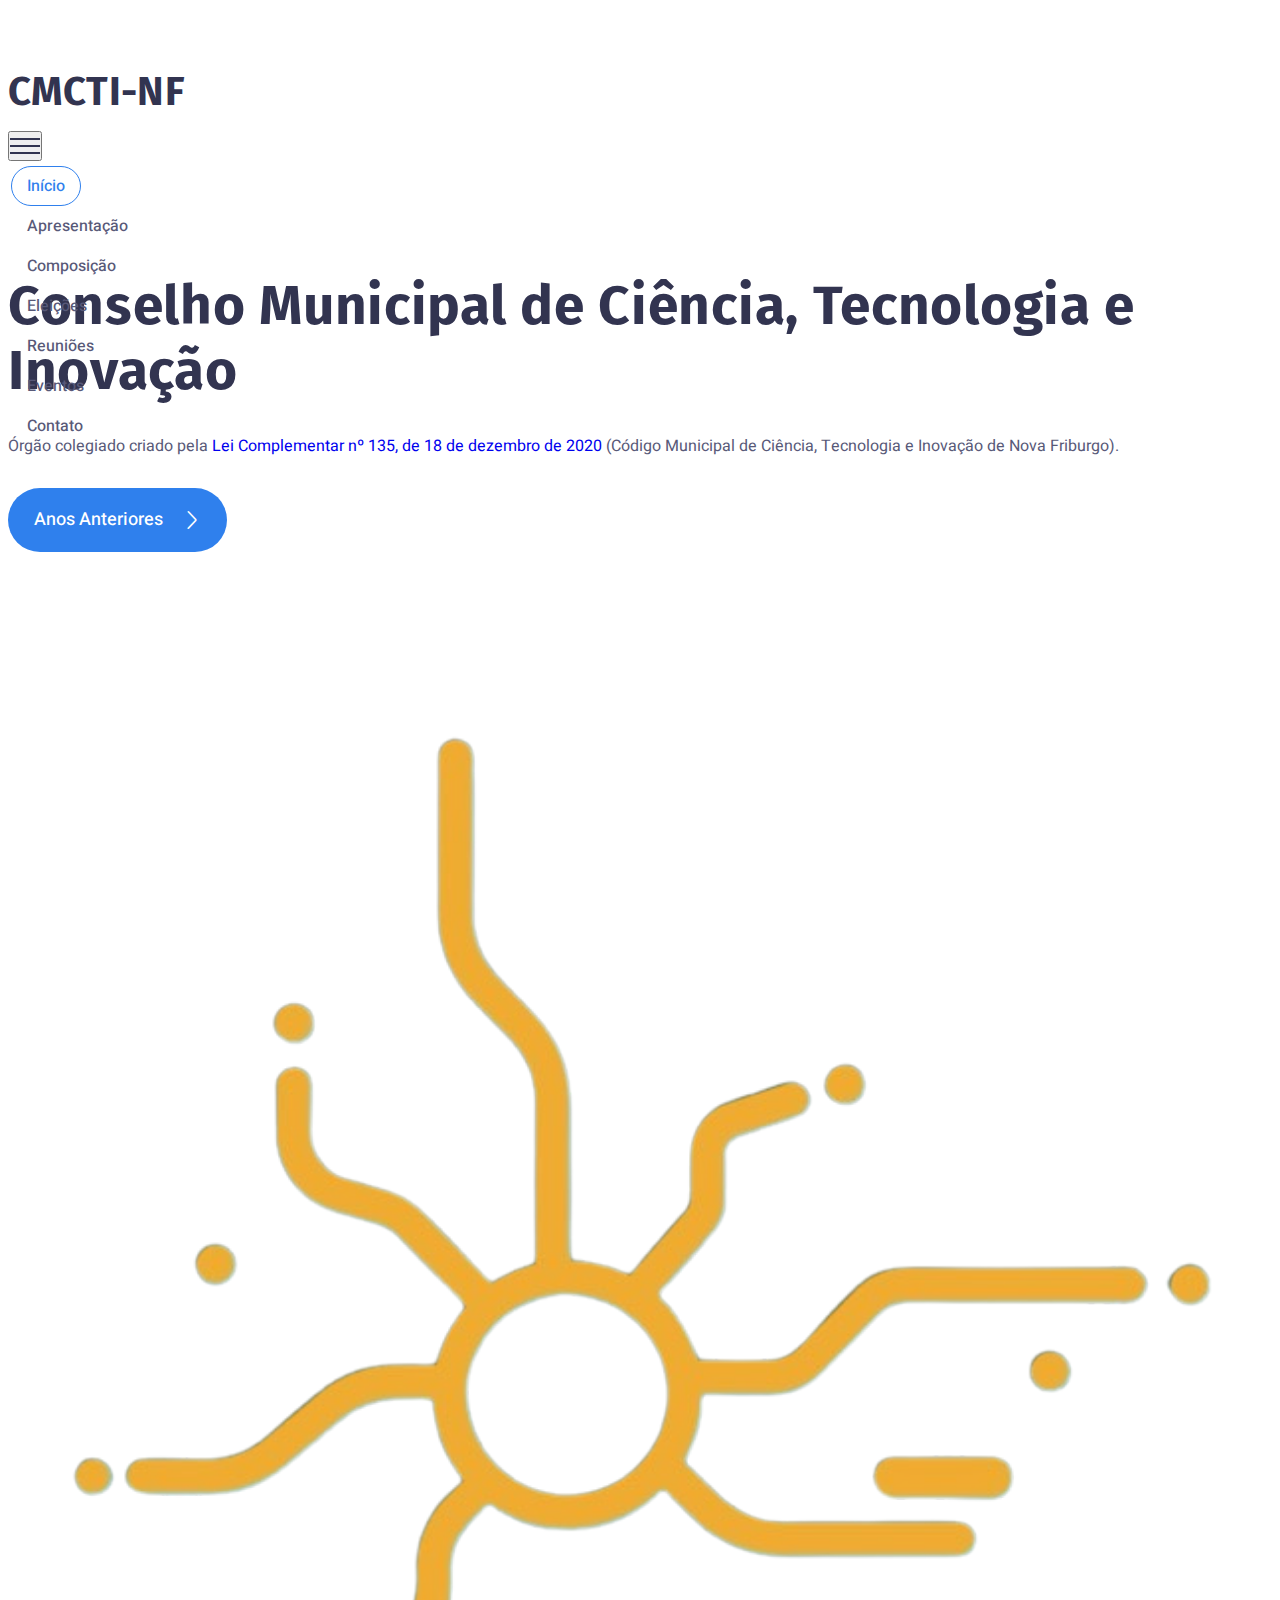
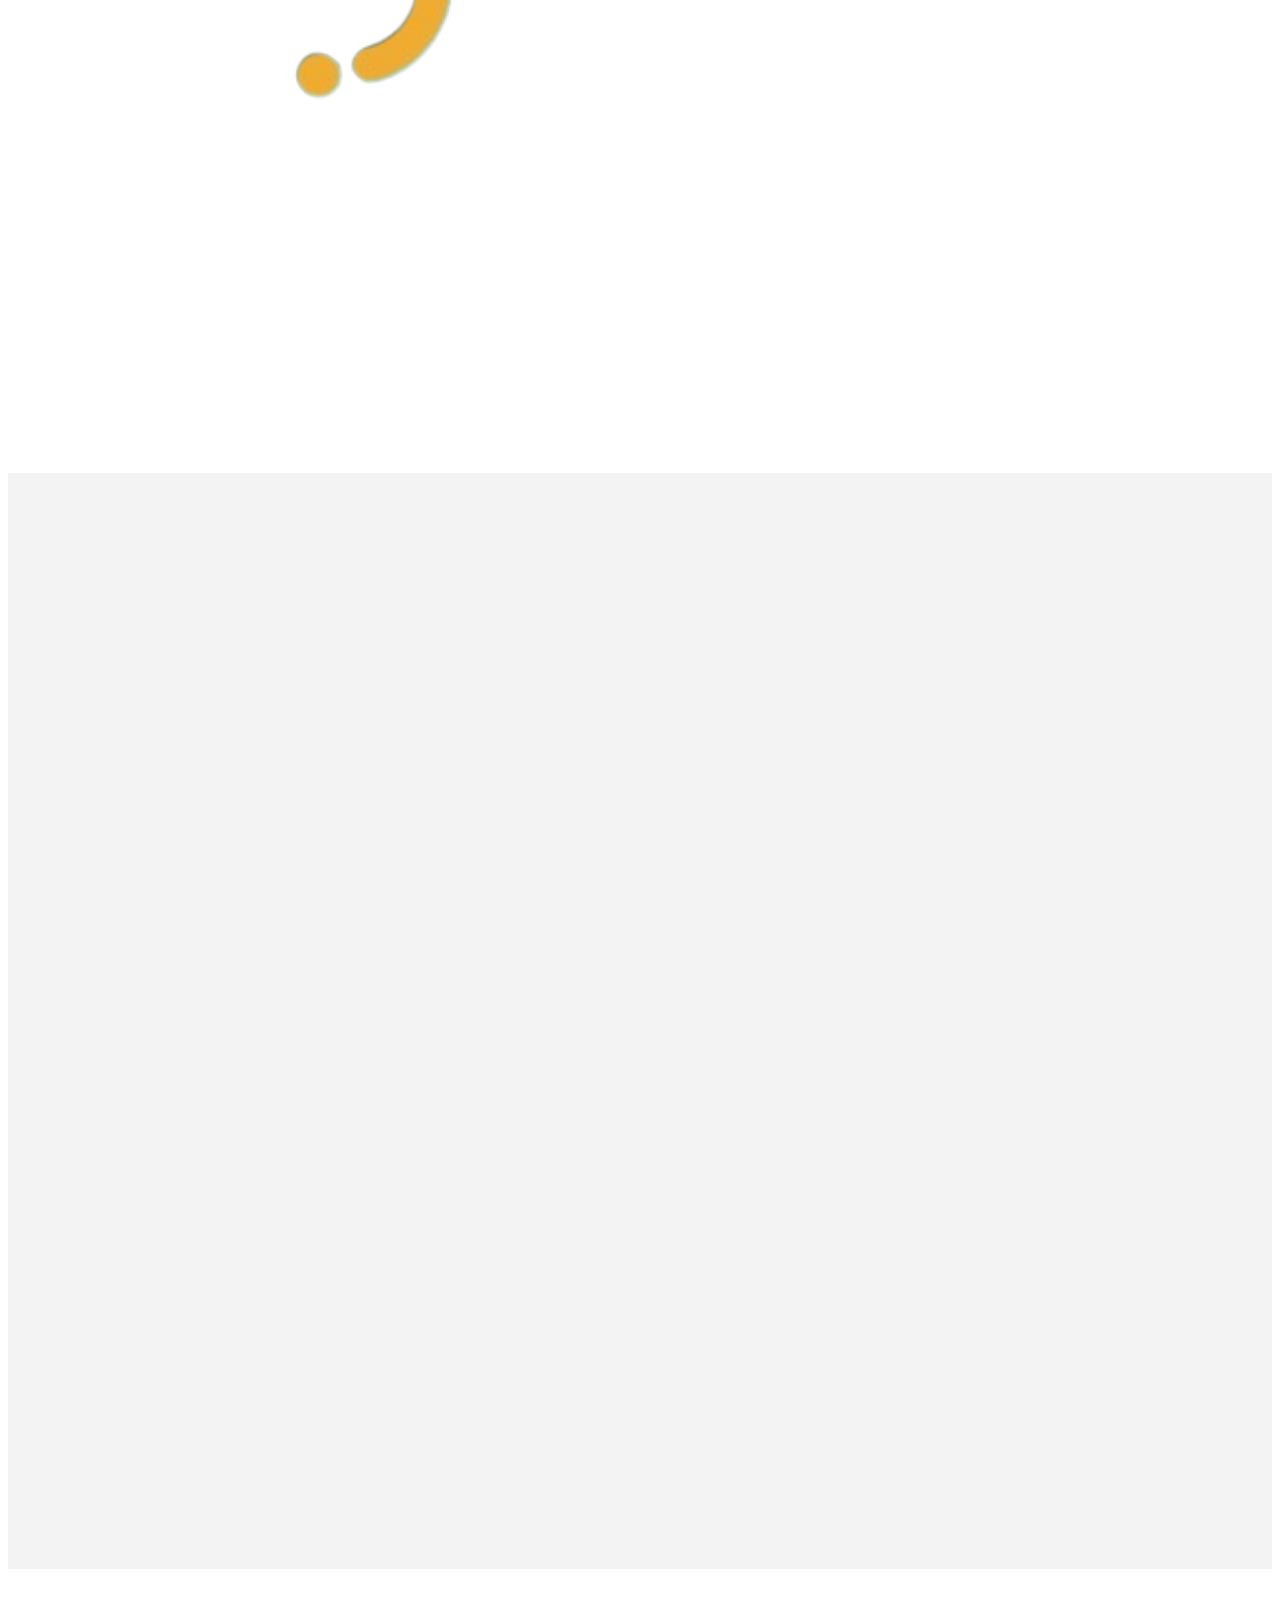
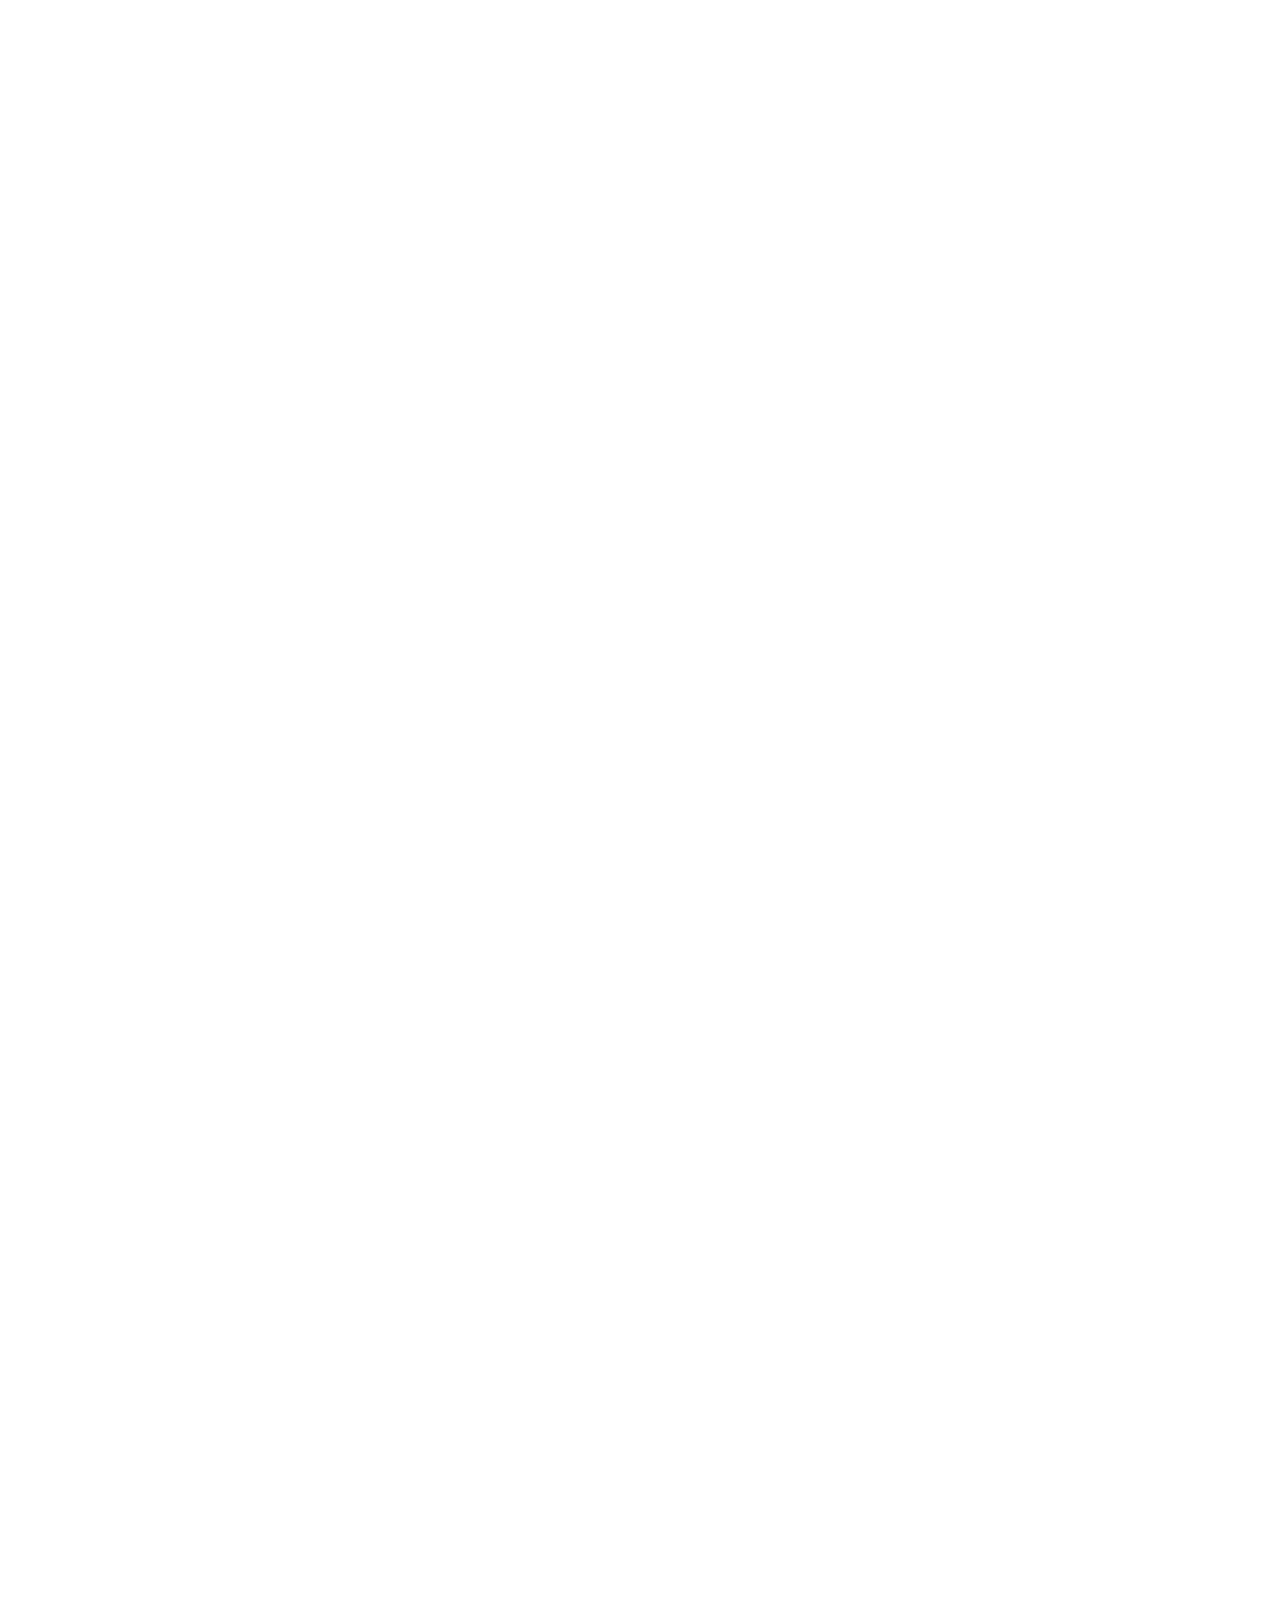
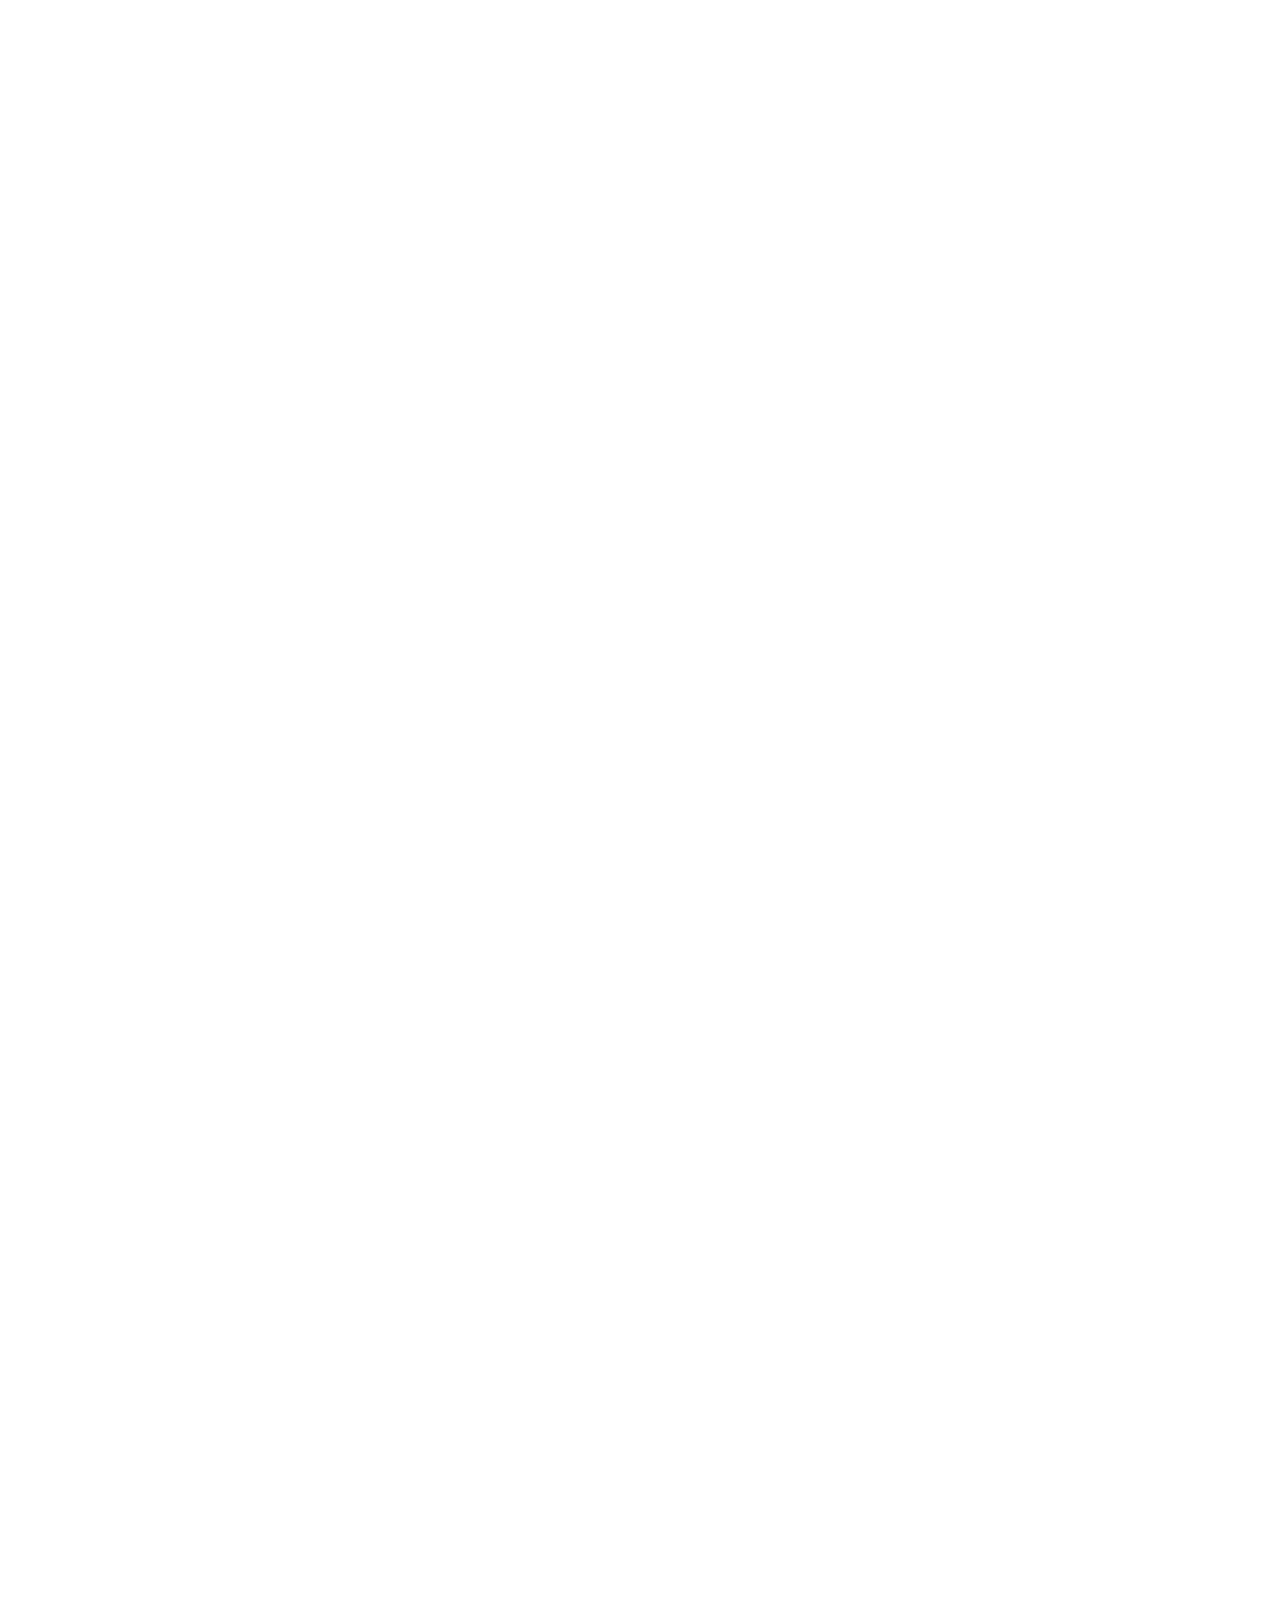
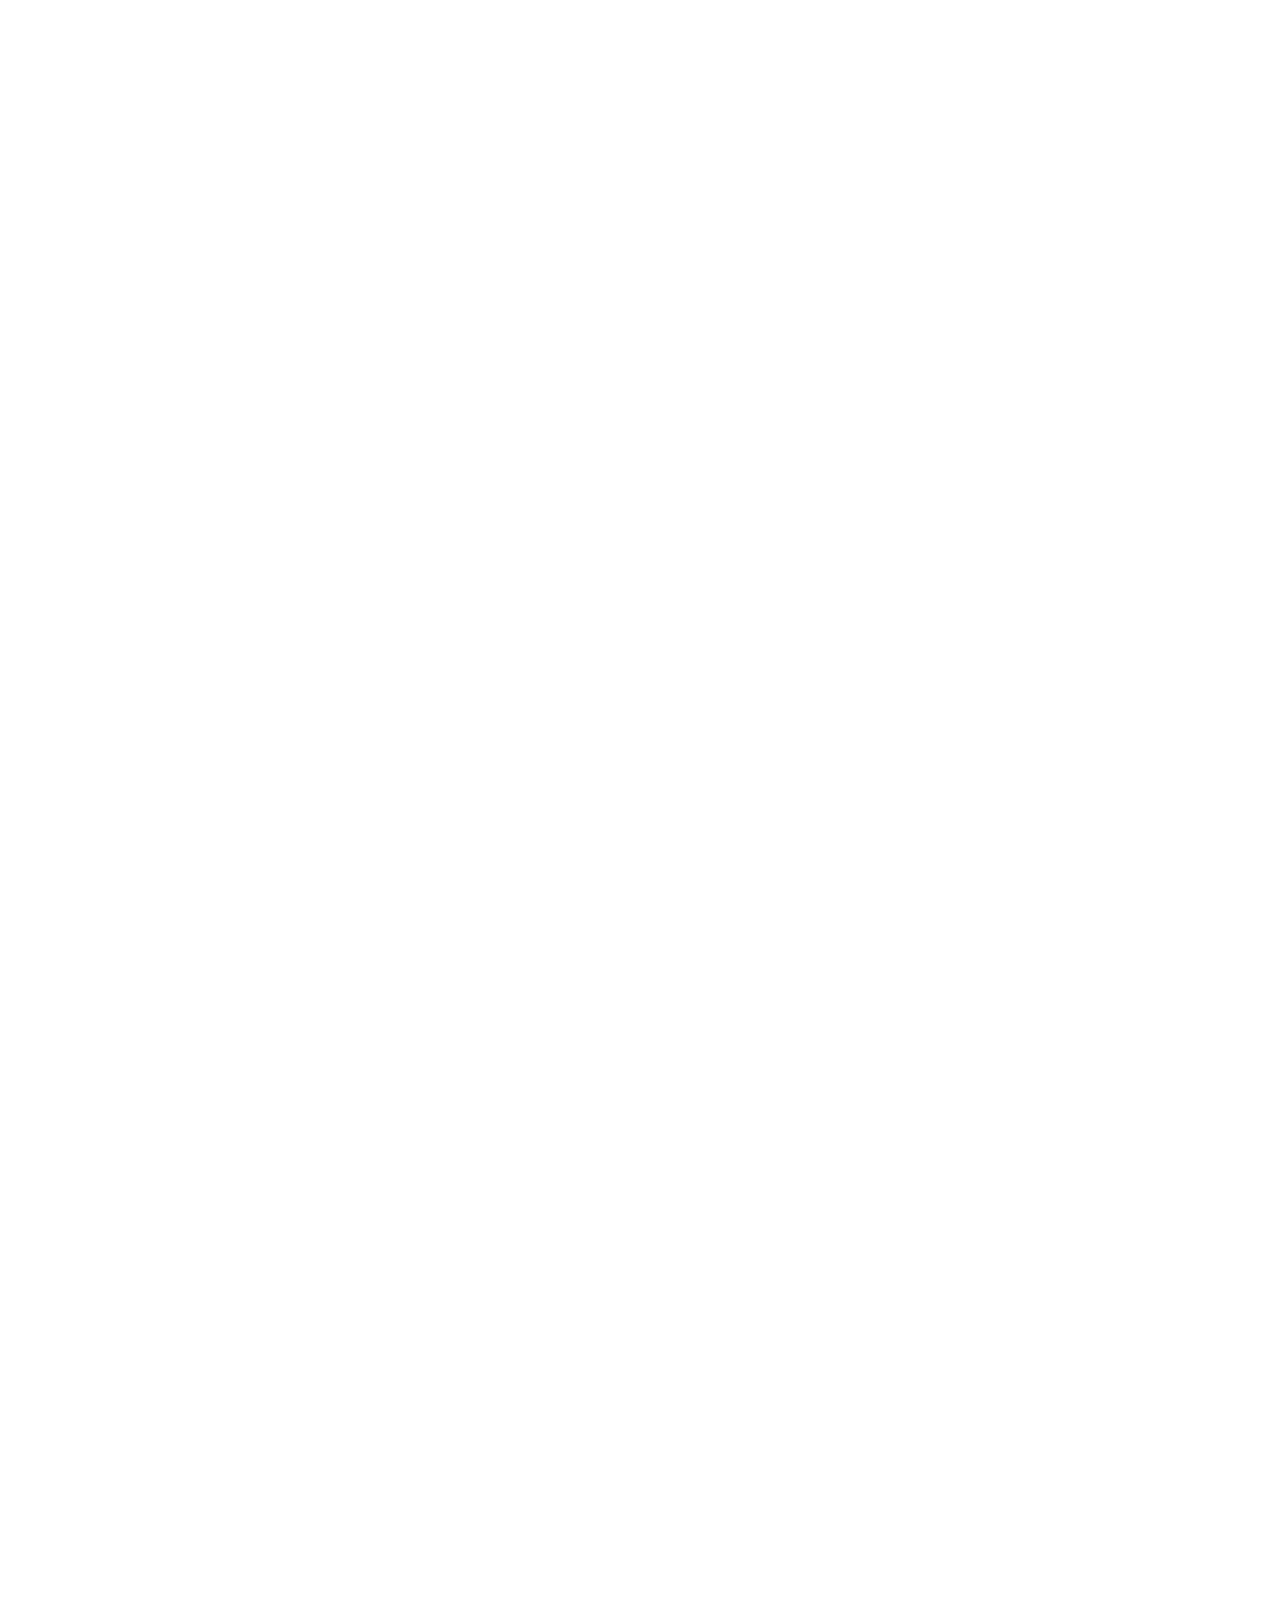
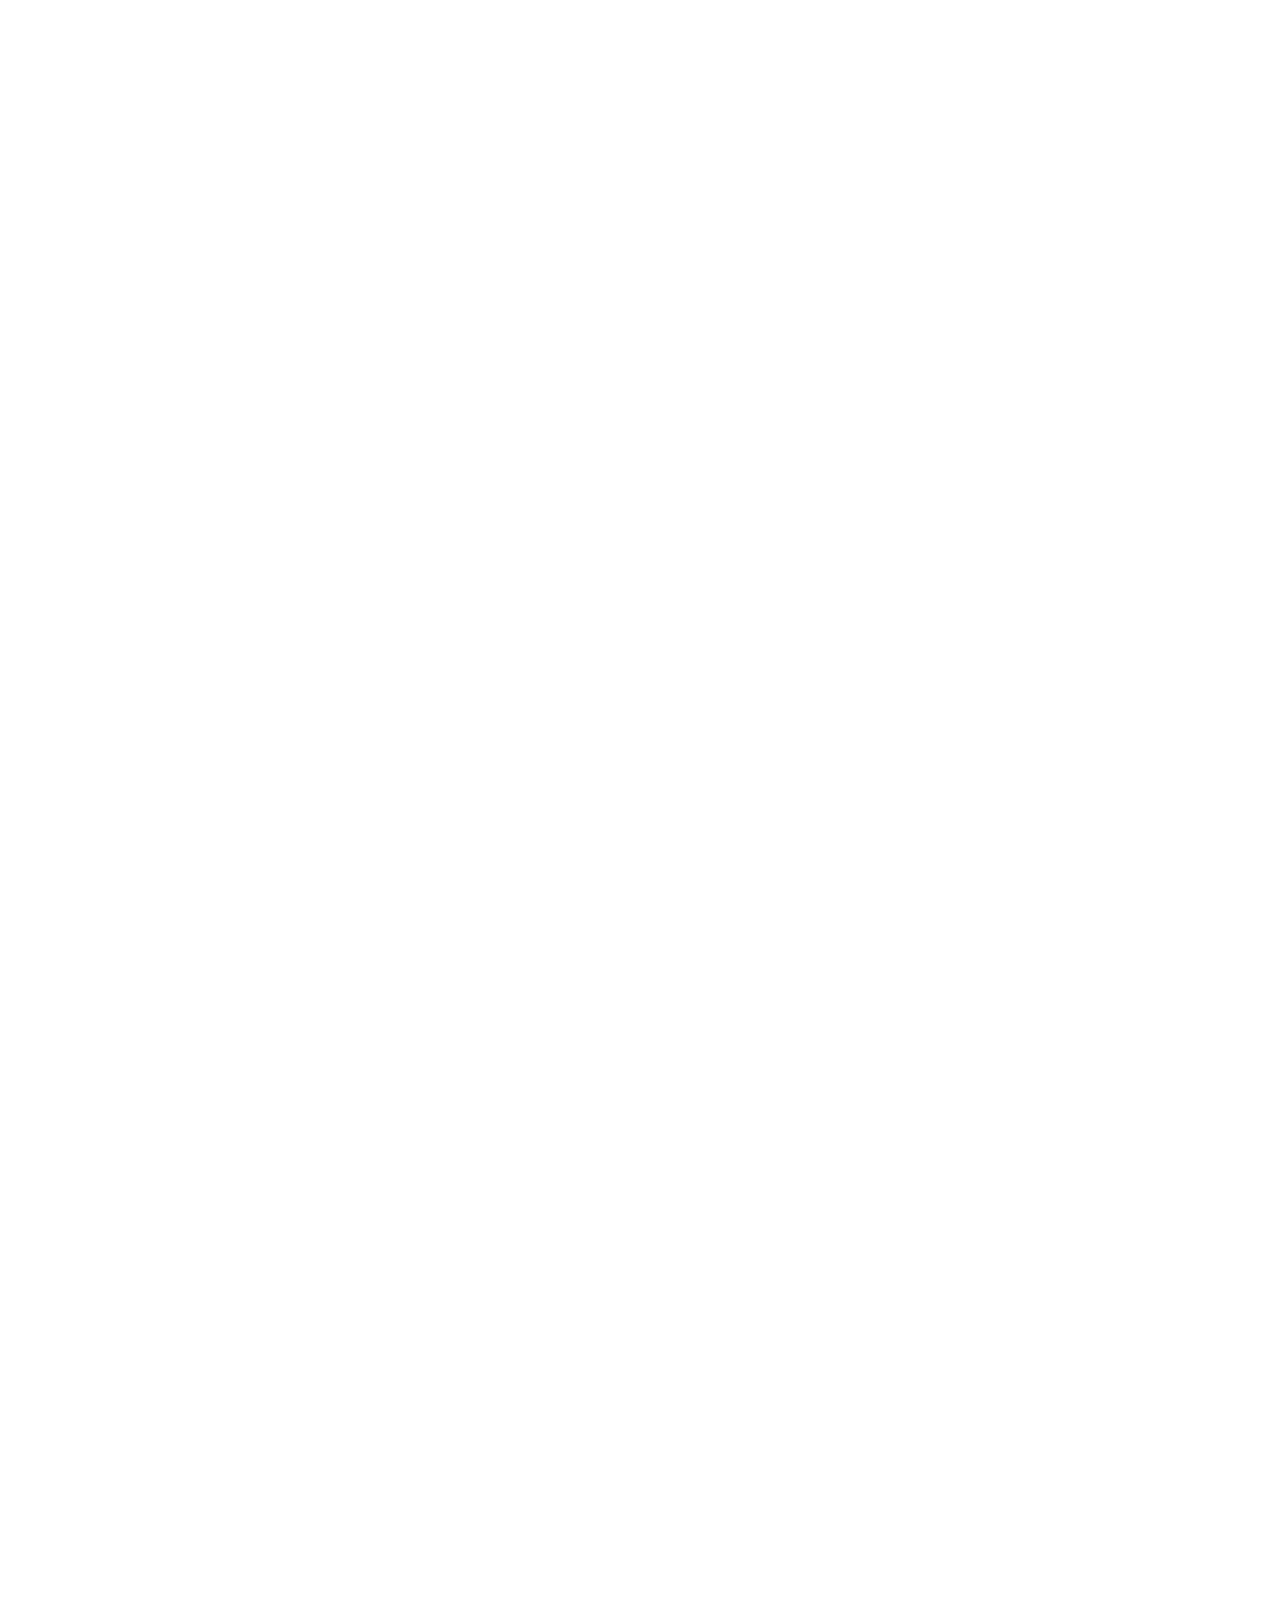
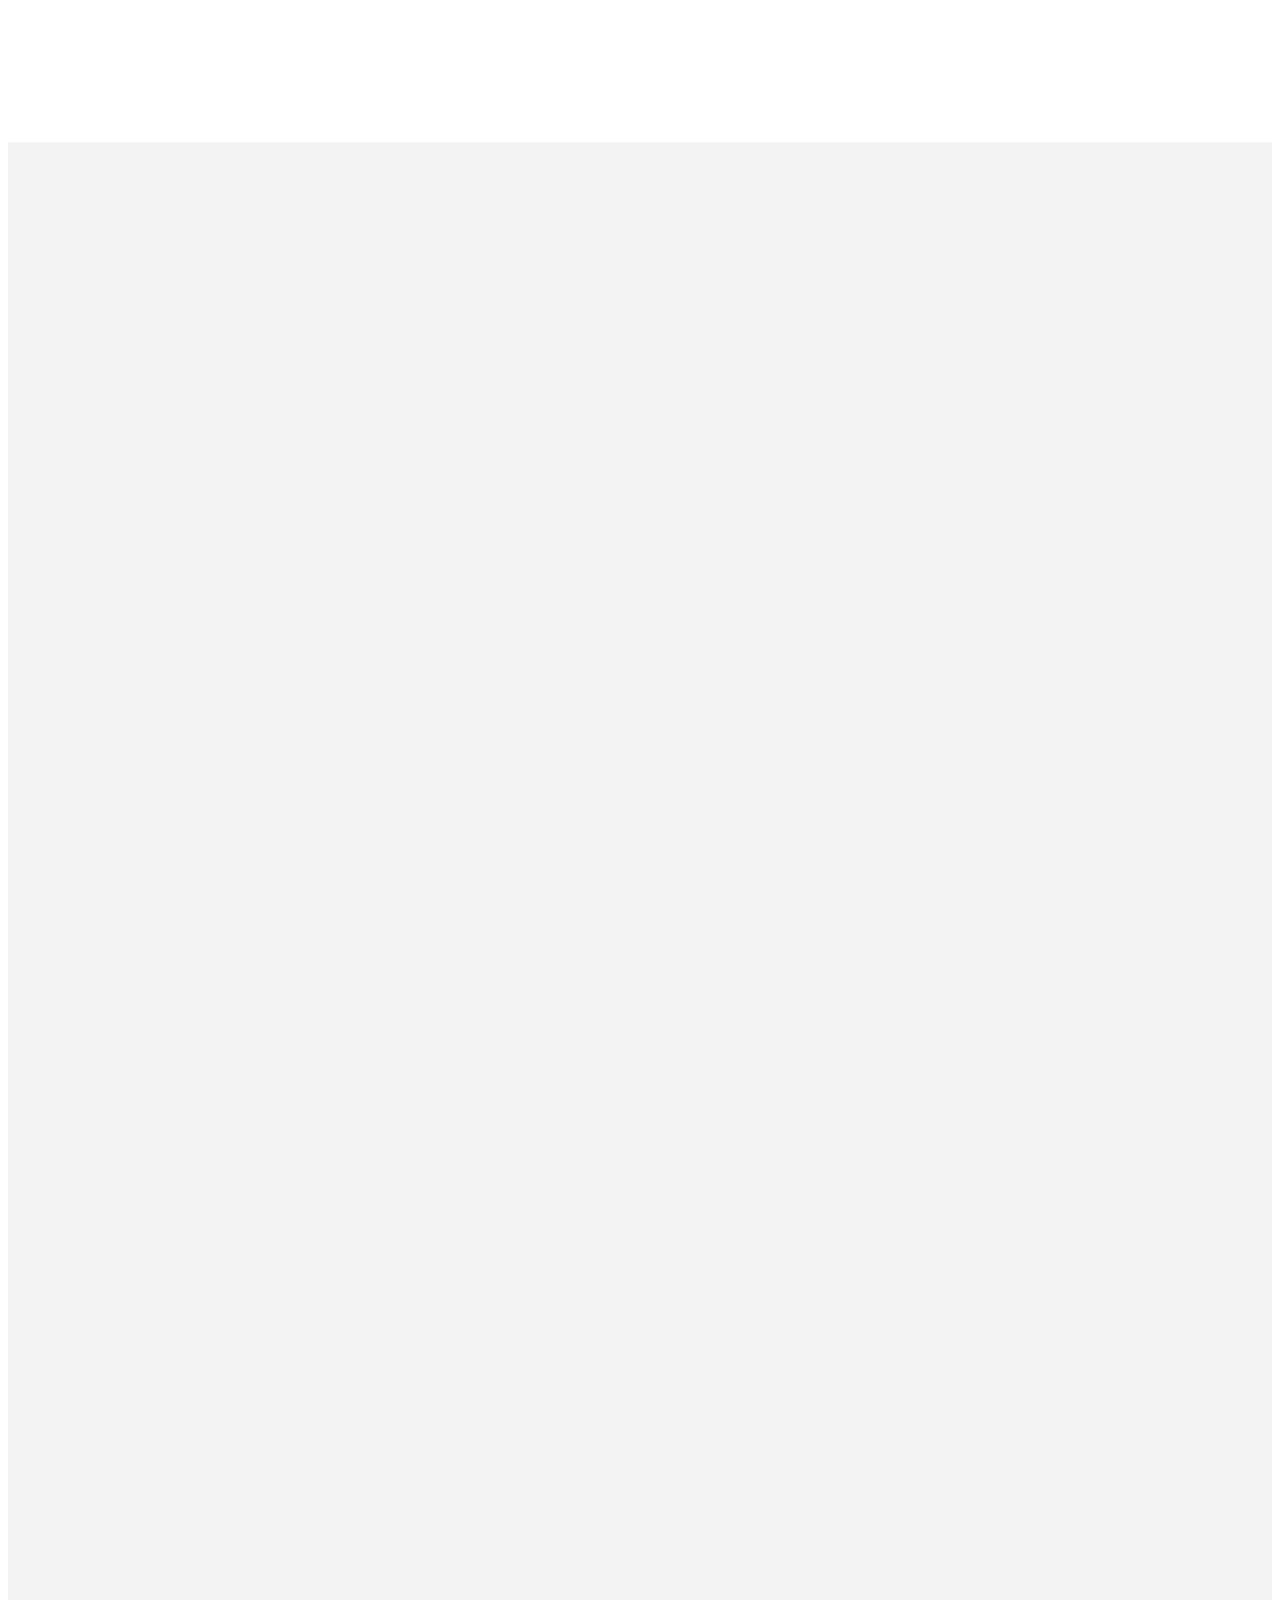
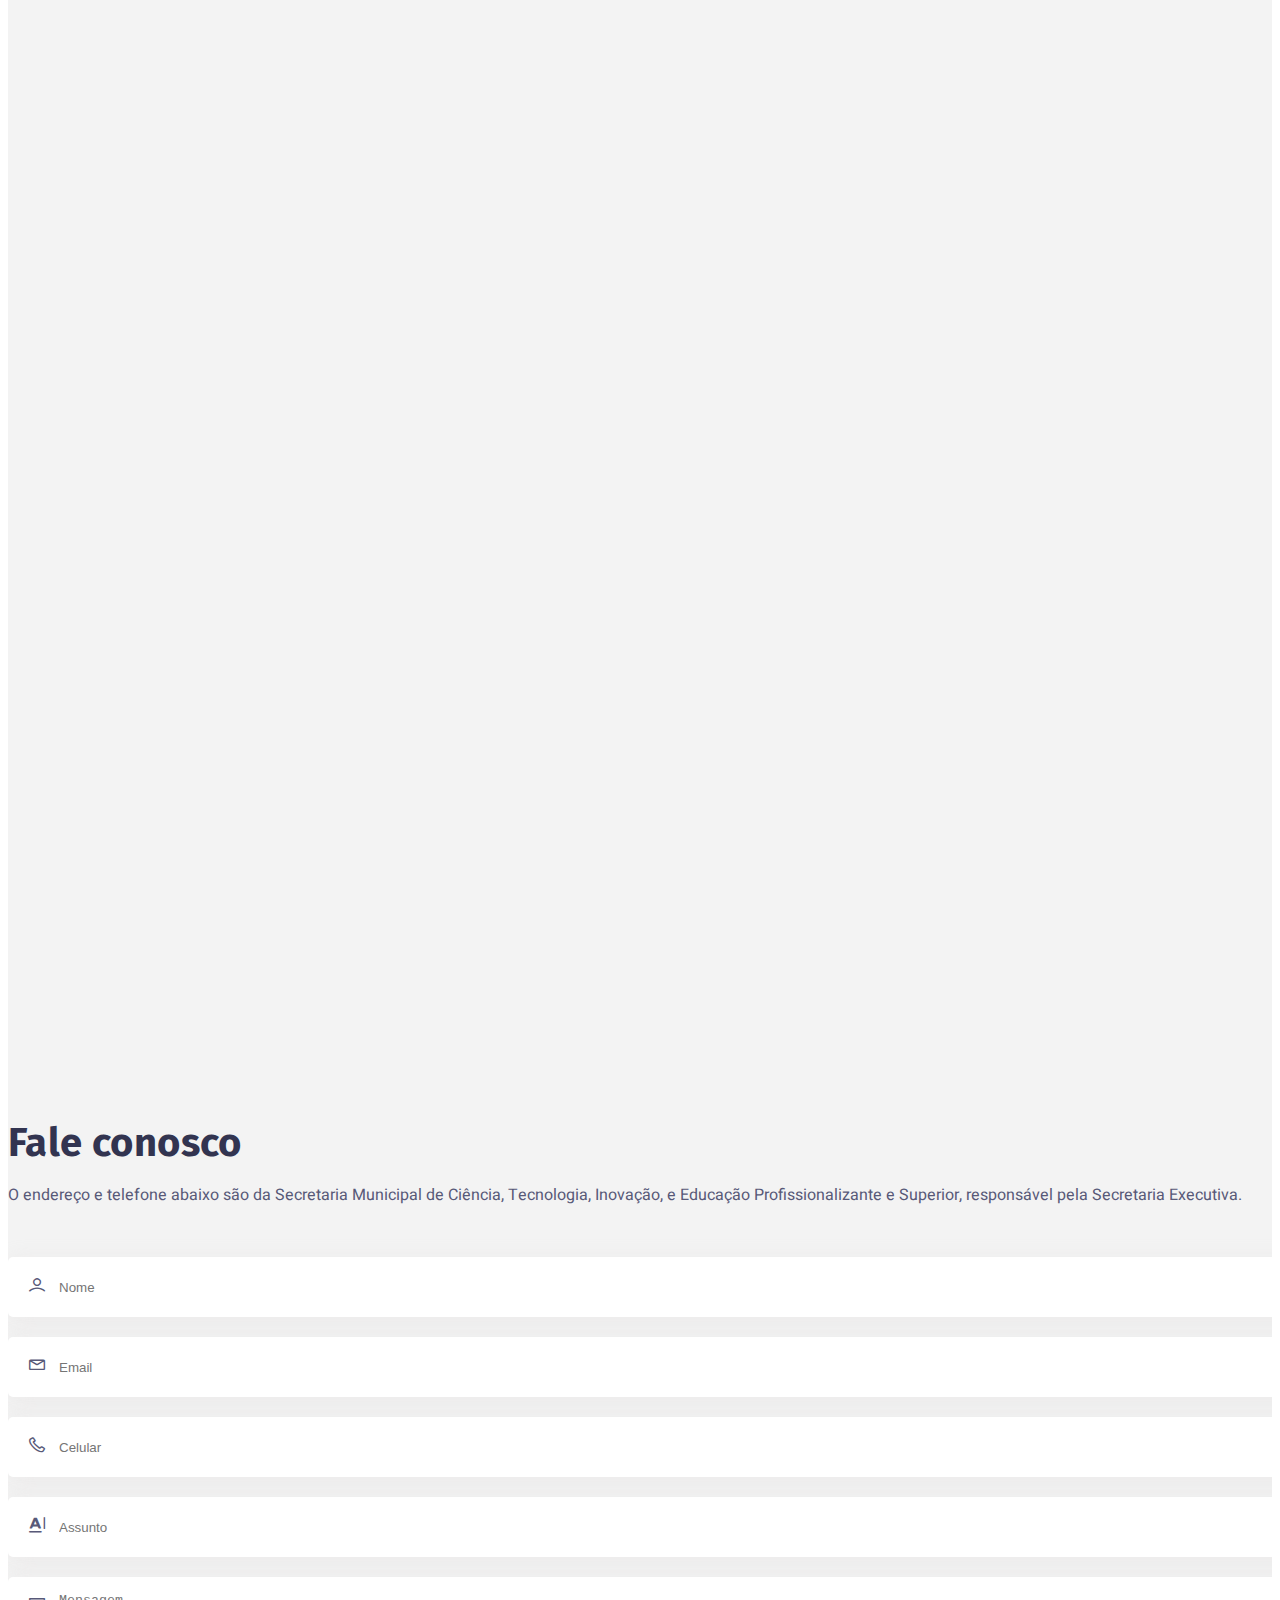
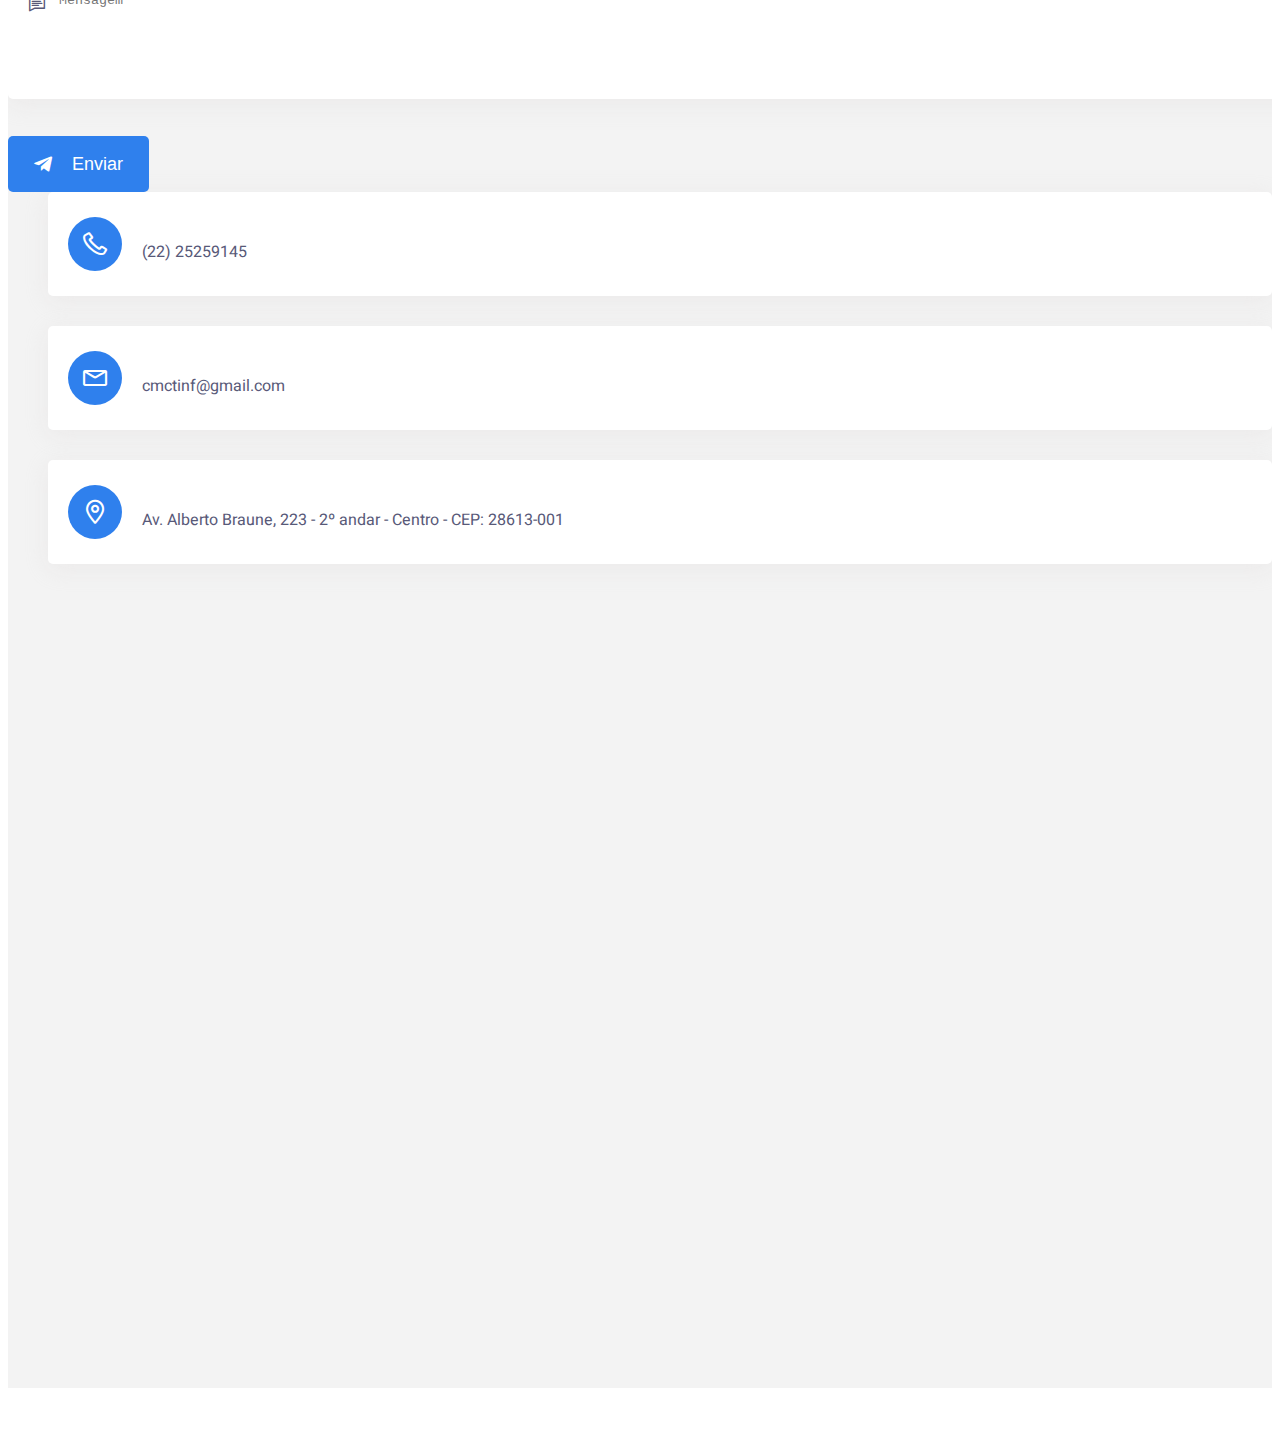
<file: index.html>
<!DOCTYPE html>
<html class="no-js" lang="">
  <head>
    <meta charset="utf-8" />
    <meta http-equiv="x-ua-compatible" content="ie=edge" />
    <title>CMCTI-NF</title>
    <meta name="description" content="" />
    <meta name="viewport" content="width=device-width, initial-scale=1" />
    <!-- Place favicon.ico in the root directory -->

    <!-- ========================= CSS here ========================= -->
    <link href="https://cdn.jsdelivr.net/npm/bootstrap@5.2.3/dist/css/bootstrap.min.css" rel="stylesheet" integrity="sha384-rbsA2VBKQhggwzxH7pPCaAqO46MgnOM80zW1RWuH61DGLwZJEdK2Kadq2F9CUG65" crossorigin="anonymous">
    <link rel="stylesheet" href="assets/css/LineIcons.2.0.css"/>
    <link rel="stylesheet" href="assets/css/tiny-slider.css"/>
    <link rel="stylesheet" href="assets/css/animate.css"/>
    <link rel="stylesheet" href="assets/css/lindy-uikit.css"/>
  </head>
  <body>
    <!--[if lte IE 9]>
      <p class="browserupgrade">
        You are using an <strong>outdated</strong> browser. Please
        <a href="https://browsehappy.com/">upgrade your browser</a> to improve
        your experience and security.
      </p>
    <![endif]-->

    <!-- ========================= preloader start ========================= -->
    <div class="preloader">
      <div class="loader">
        <div class="spinner">
          <div class="spinner-container">
            <div class="spinner-rotator">
              <div class="spinner-left">
                <div class="spinner-circle"></div>
              </div>
              <div class="spinner-right">
                <div class="spinner-circle"></div>
              </div>
            </div>
          </div>
        </div>
      </div>
    </div>
    <!-- ========================= preloader end ========================= -->

    <!-- ========================= hero-section-wrapper-5 start ========================= -->
    <section id="inicio" class="hero-section-wrapper-5">

      <!-- ========================= header-6 start ========================= -->
      <header class="header header-6">
        <div class="navbar-area">
          <div class="container">
            <div class="row align-items-center">
              <div class="col-lg-12">
                <nav class="navbar navbar-expand-lg">

                  <h3 class="mb-15">CMCTI-NF</h3>
                  <!--
                  <a class="navbar-brand" href="index.html">
                    <img src="assets/img/logo/logo.svg" alt="Logo" />
                  </a>
                  -->
                  <button class="navbar-toggler" type="button" data-bs-toggle="collapse" data-bs-target="#navbarSupportedContent6" aria-controls="navbarSupportedContent6" aria-expanded="false" aria-label="Toggle navigation">
                    <span class="toggler-icon"></span>
                    <span class="toggler-icon"></span>
                    <span class="toggler-icon"></span>
                  </button>
  
                  <div class="collapse navbar-collapse sub-menu-bar" id="navbarSupportedContent6">
                    <ul id="nav6" class="navbar-nav ms-auto">
                      <li class="nav-item">
                        <a class="page-scroll active" href="#inicio">Início</a>
                      </li>
                      <li class="nav-item">
                        <a class="page-scroll" href="#apresentacao">Apresentação</a>
                      </li>
                      <li class="nav-item">
                        <a class="page-scroll" href="#composicao">Composição</a>
                      </li>
                      <li class="nav-item">
                        <a class="page-scroll" href="#eleicoes">Eleições</a>
                      </li>
                      <li class="nav-item">
                        <a class="page-scroll" href="#reunioes">Reuniões</a>
                      </li>
                      <li class="nav-item">
                        <a class="page-scroll" href="#eventos">Eventos</a>
                      </li>
                      <li class="nav-item">
                        <a class="page-scroll" href="#contato">Contato</a>
                      </li>
                    </ul>
                  </div>
                  
                  <!-- navbar collapse -->
                </nav>
                <!-- navbar -->
              </div>
            </div>
            <!-- row -->
          </div>
          <!-- container -->
        </div>
        <!-- navbar area -->
      </header>
      <!-- ========================= header-6 end ========================= -->

      <!-- ========================= hero-5 start ========================= -->
      
      <div class="hero-section hero-style-5 img-bg">
        <div class="container">
          <div class="row">
            <div class="col-lg-8">
              <div class="hero-content-wrapper">
                <h2 class="mb-30 wow fadeInUp" data-wow-delay=".2s">Conselho Municipal de Ciência, Tecnologia e Inovação</h2>
                <p class="mb-30 wow fadeInUp" data-wow-delay=".4s">Órgão colegiado criado pela <a href="assets/docs/LEI COMPLEMENTAR No 135 - Código de Inovação Prefeitura Municipal de Nova Friburgo.pdf" target="_blank">Lei Complementar nº 135, de 18 de dezembro de 2020</a> (Código Municipal de Ciência, Tecnologia e Inovação de Nova Friburgo).</p>
                <a href="#0" class="button button-lg radius-50 wow fadeInUp" data-wow-delay=".6s">Anos Anteriores <i class="lni lni-chevron-right"></i> </a>
              </div>
            </div>
            <div class="col-lg-4 align-self-end">
              <div class="hero-image wow fadeInUp" data-wow-delay=".5s">
<!--                <img src="assets/img/hero/hero-5/hero-img.svg" alt=""> -->
                <img src="assets/img/logo/logo_cmcti.svg" alt="">
              </div>
            </div>
          </div>
        </div>
      </div>
      <!-- ========================= hero-5 end ========================= -->

    </section>
    <!-- ========================= hero-section-wrapper-6 end ========================= -->


    <!-- ========================= Apresentação ========================= -->
    <section id="apresentacao" class="about-section about-style-4">
      <div class="container">
        <div class="row align-items-center">
          <div class="col-xl-12 col-lg-12">
            <div class="about-content-wrapper">
              <div class="section-title mb-30">
                <h3 class="mb-25 wow fadeInUp" data-wow-delay=".2s">Bem-vindo(a) ao CMCTI-NF!</h3>
                <div class="row">
                    <div class="col">
                        <p class="wow fadeInUp" data-wow-delay=".3s">Nosso papel é impulsionar o desenvolvimento tecnológico e fomentar a inovação em nossa querida cidade, estimulando o desenvolvimento de ambiente propício para o avanço científico e tecnológico. Como um órgão consultivo e deliberativo, previsto na <a href="assets/docs/LEI COMPLEMENTAR No 135 - Código de Inovação Prefeitura Municipal de Nova Friburgo.pdf" target="_blank">Lei Complementar nº 135/2020</a> (Código Municipal de Ciência, Tecnologia e Inovação de Nova Friburgo), buscamos promover a integração entre setores governamentais, instituições de ensino e pesquisa, empresas e a sociedade civil.</p>
                        <br>
                        <p class="wow fadeInUp" data-wow-delay=".3s">Nossa visão é transformar Nova Friburgo em um polo de referência em ciência, tecnologia e inovação, tornando-a uma cidade mais competitiva, sustentável e inclusiva. Para alcançá-la, atuamos em diversas frentes:</p>
                        <br>
                        <ul>
                            <li class="wow fadeInUp" data-wow-delay=".35s">
                                <i class="lni lni-checkmark-circle"></i>
                                Estímulo à Pesquisa Científica: Incentivamos e apoiamos pesquisas em áreas estratégicas, estabelecendo parcerias com universidades, centros de pesquisa e outros órgãos relevantes.
                            </li>
                            <li class="wow fadeInUp" data-wow-delay=".4s">
                                <i class="lni lni-checkmark-circle"></i>
                                Promoção do Empreendedorismo e Startups: Buscamos identificar e apoiar empreendedores locais, estimulando o estabelecimento de redes de mentorias, capacitação e acesso a recursos para o desenvolvimento de startups inovadoras.
                            </li>
                            <li class="wow fadeInUp" data-wow-delay=".45s">
                                <i class="lni lni-checkmark-circle"></i>
                                Formação e Capacitação Profissional: Apoiamos programas de formação e capacitação nas áreas de ciência e tecnologia, visando preparar nossa comunidade para os desafios do futuro.
                            </li>
                        </ul>
                    </div>
                    <div class="col">
                        <ul>
                            <li class="wow fadeInUp" data-wow-delay=".45s">
                                <i class="lni lni-checkmark-circle"></i>
                                Incentivo à Inovação nas Empresas: Intermediamos colaborações e cocriações com o setor empresarial para estimular a adoção de práticas inovadoras e o desenvolvimento de novos produtos e serviços.
                            </li>
                            <li class="wow fadeInUp" data-wow-delay=".45s">
                                <i class="lni lni-checkmark-circle"></i>
                                Políticas Públicas para a Tecnologia: Participamos ativamente da elaboração de políticas públicas voltadas para a ciência, tecnologia e inovação, visando o desenvolvimento sustentável da cidade.
                            </li>
                            <li class="wow fadeInUp" data-wow-delay=".45s">
                                <i class="lni lni-checkmark-circle"></i>
                                Inclusão Digital e Acesso à Tecnologia: Buscamos reduzir a exclusão digital e promover o acesso democrático à tecnologia, assegurando que todos tenham oportunidades iguais no universo tecnológico.
                            </li>
                            <li class="wow fadeInUp" data-wow-delay=".45s">
                                <i class="lni lni-checkmark-circle"></i>
                                Divulgação Científica e Tecnológica: Valorizamos a divulgação de conhecimentos científicos e tecnológicos para a sociedade, aproximando a população do universo da ciência.
                            </li>
                        </ul>
                        <p class="wow fadeInUp" data-wow-delay=".3s">
                            Como Conselho Municipal, acreditamos que a cooperação entre setores é essencial para o progresso de Nova Friburgo. Estamos comprometidos em impulsionar a cidade para um futuro mais próspero, inovador e inclusivo, onde a ciência e a tecnologia desempenhem um papel fundamental na construção de uma sociedade melhor para todos.
                        </p>
                        <br>
                        <p class="wow fadeInUp" data-wow-delay=".3s">
                            Junte-se a nós nessa jornada rumo ao progresso e ao desenvolvimento sustentável da Nova Friburgo do futuro, que está sendo construída agora!
                        </p>
                    </div>
                  </div>
            </div>
          </div>
          <!--
          <div class="col-xl-5 col-lg-6">
            <div class="about-image text-lg-right wow fadeInUp" data-wow-delay=".5s">
              <img src="assets/img/about/about-4/about-img.svg" alt="">
            </div>
          </div>
          -->
        </div>
      </div>
    </section>
    <!-- ========================= Apresentação Fim ========================= -->



    <!-- ========================= feature style-5 start ========================= -->
    <section id="composicao" class="feature-section feature-style-5">
      <div class="container">
        <div class="row justify-content-center">
          <div class="col-xxl-5 col-xl-5 col-lg-7 col-md-8">
            <div class="section-title text-center mb-60">
              <h3 class="mb-15 wow fadeInUp" data-wow-delay=".2s">Composição</h3>
              <h6 class="wow fadeInUp pt-6" data-wow-delay=".4s">Poder Público:</h6>
            </div>
          </div>
        </div>

        <div class="row">
          <div class="col-lg-6 col-md-6">
            <div class="single-feature wow fadeInUp" data-wow-delay=".2s">
              <div class="icon">
                <i class="lni lni-code"></i>
                <svg width="110" height="72" viewBox="0 0 110 72" fill="none" xmlns="http://www.w3.org/2000/svg">
                  <path d="M110 54.7589C110 85.0014 85.3757 66.2583 55 66.2583C24.6243 66.2583 0 85.0014 0 54.7589C0 24.5164 24.6243 0 55 0C85.3757 0 110 24.5164 110 54.7589Z" fill="#EBF4FF"/>
                  </svg>                  
              </div>
              <div class="content">
                <h5>Câmara Municipal</h5>
                <p>Silvia</p>
              </div>
            </div>
          </div>
          <div class="col-lg-6 col-md-6">
            <div class="single-feature wow fadeInUp" data-wow-delay=".4s">
              <div class="icon">
                <i class="lni lni-code"></i>
                <svg width="110" height="72" viewBox="0 0 110 72" fill="none" xmlns="http://www.w3.org/2000/svg">
                  <path d="M110 54.7589C110 85.0014 85.3757 66.2583 55 66.2583C24.6243 66.2583 0 85.0014 0 54.7589C0 24.5164 24.6243 0 55 0C85.3757 0 110 24.5164 110 54.7589Z" fill="#EBF4FF"/>
                  </svg> 
              </div>
              <div class="content">
                <h5>Prefeitura Municipal de Nova Friburgo</h5>
                <p>Fulano da Silva</p>
              </div>
            </div>
          </div>
        </div>


        <div class="row justify-content-center">
          <div class="col-xxl-5 col-xl-5 col-lg-7 col-md-8">
            <div class="section-title text-center mb-60">
              <h6 class="wow fadeInUp pt-6" data-wow-delay=".4s">Instituições de ensino superior, tecnológico e profissionalizante estabelecidos no Município:</h6>
            </div>
          </div>
        </div>


        <div class="row">
          <div class="col-lg-4 col-md-6">
            <div class="single-feature wow fadeInUp" data-wow-delay=".6s">
              <div class="icon">
                <i class="lni lni-code"></i>
                <svg width="110" height="72" viewBox="0 0 110 72" fill="none" xmlns="http://www.w3.org/2000/svg">
                  <path d="M110 54.7589C110 85.0014 85.3757 66.2583 55 66.2583C24.6243 66.2583 0 85.0014 0 54.7589C0 24.5164 24.6243 0 55 0C85.3757 0 110 24.5164 110 54.7589Z" fill="#EBF4FF"/>
                  </svg> 
              </div>
              <div class="content">
                <h5>Cândido Mendes</h5>
                <p>Marcello Ferreira</p>
              </div>
            </div>
          </div>
          <div class="col-lg-4 col-md-6">
            <div class="single-feature wow fadeInUp" data-wow-delay=".2s">
              <div class="icon">
                <i class="lni lni-code"></i>
                <svg width="110" height="72" viewBox="0 0 110 72" fill="none" xmlns="http://www.w3.org/2000/svg">
                  <path d="M110 54.7589C110 85.0014 85.3757 66.2583 55 66.2583C24.6243 66.2583 0 85.0014 0 54.7589C0 24.5164 24.6243 0 55 0C85.3757 0 110 24.5164 110 54.7589Z" fill="#EBF4FF"/>
                  </svg> 
              </div>
              <div class="content">
                <h5>CECIERJ</h5>
                <p>Maycon Saviole</p>
              </div>
            </div>
          </div>
          <div class="col-lg-4 col-md-6">
            <div class="single-feature wow fadeInUp" data-wow-delay=".4s">
              <div class="icon">
                <i class="lni lni-code"></i>
                <svg width="110" height="72" viewBox="0 0 110 72" fill="none" xmlns="http://www.w3.org/2000/svg">
                  <path d="M110 54.7589C110 85.0014 85.3757 66.2583 55 66.2583C24.6243 66.2583 0 85.0014 0 54.7589C0 24.5164 24.6243 0 55 0C85.3757 0 110 24.5164 110 54.7589Z" fill="#EBF4FF"/>
                  </svg> 
              </div>
              <div class="content">
                <h5>CEFET</h5>
                <p>Paulo Henrique</p>
              </div>
            </div>
          </div>
          <div class="col-lg-4 col-md-6">
            <div class="single-feature wow fadeInUp" data-wow-delay=".6s">
              <div class="icon">
                <i class="lni lni-code"></i>
                <svg width="110" height="72" viewBox="0 0 110 72" fill="none" xmlns="http://www.w3.org/2000/svg">
                  <path d="M110 54.7589C110 85.0014 85.3757 66.2583 55 66.2583C24.6243 66.2583 0 85.0014 0 54.7589C0 24.5164 24.6243 0 55 0C85.3757 0 110 24.5164 110 54.7589Z" fill="#EBF4FF"/>
                  </svg> 
              </div>
              <div class="content">
                <h5>UERJ</h5>
                <p>Eduardo Sampaio</p>
              </div>
            </div>
          </div>
          <div class="col-lg-4 col-md-6">
            <div class="single-feature wow fadeInUp" data-wow-delay=".6s">
              <div class="icon">
                <i class="lni lni-code"></i>
                <svg width="110" height="72" viewBox="0 0 110 72" fill="none" xmlns="http://www.w3.org/2000/svg">
                  <path d="M110 54.7589C110 85.0014 85.3757 66.2583 55 66.2583C24.6243 66.2583 0 85.0014 0 54.7589C0 24.5164 24.6243 0 55 0C85.3757 0 110 24.5164 110 54.7589Z" fill="#EBF4FF"/>
                  </svg> 
              </div>
              <div class="content">
                <h5>UFF</h5>
                <p>Cláudio Fernandes</p>
              </div>
            </div>
          </div>
        </div>


        <div class="row justify-content-center">
          <div class="col-xxl-6 col-xl-6 col-lg-8 col-md-9">
            <div class="section-title text-center mb-60">
              <h6 class="wow fadeInUp pt-6" data-wow-delay=".4s">Associações empresariais, entidades representativas do segmento empresarial, agentes de fomento e demais, instituições públicas e privadas, que atuem em prol da Ciência, Tecnologia e Inovação domiciliadas no município de Nova Friburgo, bem como representantes de parques tecnológicos, incubadoras de empresas de Nova Friburgo, representantes de fundos de investimentos ou aceleradoras:
              </h6>
            </div>
          </div>
        </div>


        <div class="row">
          <div class="col-lg-4 col-md-6">
          <div class="single-feature wow fadeInUp" data-wow-delay=".6s">
            <div class="icon">
              <i class="lni lni-code"></i>
              <svg width="110" height="72" viewBox="0 0 110 72" fill="none" xmlns="http://www.w3.org/2000/svg">
                <path d="M110 54.7589C110 85.0014 85.3757 66.2583 55 66.2583C24.6243 66.2583 0 85.0014 0 54.7589C0 24.5164 24.6243 0 55 0C85.3757 0 110 24.5164 110 54.7589Z" fill="#EBF4FF"/>
                </svg> 
            </div>
            <div class="content">
              <h5>ACIANF</h5>
              <p>Fulano</p>
            </div>
          </div>
        </div>

        <div class="col-lg-4 col-md-6">
          <div class="single-feature wow fadeInUp" data-wow-delay=".6s">
            <div class="icon">
              <i class="lni lni-code"></i>
              <svg width="110" height="72" viewBox="0 0 110 72" fill="none" xmlns="http://www.w3.org/2000/svg">
                <path d="M110 54.7589C110 85.0014 85.3757 66.2583 55 66.2583C24.6243 66.2583 0 85.0014 0 54.7589C0 24.5164 24.6243 0 55 0C85.3757 0 110 24.5164 110 54.7589Z" fill="#EBF4FF"/>
                </svg> 
            </div>
            <div class="content">
              <h5>Embrapa</h5>
              <p>Cláudia Delaia</p>
            </div>
          </div>
        </div>

        <div class="col-lg-4 col-md-6">
          <div class="single-feature wow fadeInUp" data-wow-delay=".6s">
            <div class="icon">
              <i class="lni lni-code"></i>
              <svg width="110" height="72" viewBox="0 0 110 72" fill="none" xmlns="http://www.w3.org/2000/svg">
                <path d="M110 54.7589C110 85.0014 85.3757 66.2583 55 66.2583C24.6243 66.2583 0 85.0014 0 54.7589C0 24.5164 24.6243 0 55 0C85.3757 0 110 24.5164 110 54.7589Z" fill="#EBF4FF"/>
                </svg> 
            </div>
            <div class="content">
              <h5>Firjan</h5>
              <p>Márcia Carestiato</p>
            </div>
          </div>
        </div>

        <div class="col-lg-4 col-md-6">
          <div class="single-feature wow fadeInUp" data-wow-delay=".6s">
            <div class="icon">
              <i class="lni lni-code"></i>
              <svg width="110" height="72" viewBox="0 0 110 72" fill="none" xmlns="http://www.w3.org/2000/svg">
                <path d="M110 54.7589C110 85.0014 85.3757 66.2583 55 66.2583C24.6243 66.2583 0 85.0014 0 54.7589C0 24.5164 24.6243 0 55 0C85.3757 0 110 24.5164 110 54.7589Z" fill="#EBF4FF"/>
                </svg> 
            </div>
            <div class="content">
              <h5>Sebrae</h5>
              <p>Fernanda Gripp</p>
            </div>
          </div>
        </div>

        <div class="row justify-content-center">
          <div class="col-xxl-6 col-xl-6 col-lg-8 col-md-9">
            <div class="section-title text-center mb-60">
              <h6 class="wow fadeInUp pt-6" data-wow-delay=".4s">Sociedade civil organizada:
              </h6>
            </div>
          </div>
        </div>

        <div class="row">
          <div class="col-lg-4 col-md-6">
          <div class="single-feature wow fadeInUp" data-wow-delay=".6s">
            <div class="icon">
              <i class="lni lni-code"></i>
              <svg width="110" height="72" viewBox="0 0 110 72" fill="none" xmlns="http://www.w3.org/2000/svg">
                <path d="M110 54.7589C110 85.0014 85.3757 66.2583 55 66.2583C24.6243 66.2583 0 85.0014 0 54.7589C0 24.5164 24.6243 0 55 0C85.3757 0 110 24.5164 110 54.7589Z" fill="#EBF4FF"/>
                </svg> 
            </div>
            <div class="content">
              <h5>Serra do Silício</h5>
              <p>Rodrigo Sena</p>
            </div>
          </div>
        </div>


        <div class="col-lg-4 col-md-6">
          <div class="single-feature wow fadeInUp" data-wow-delay=".6s">
            <div class="icon">
              <i class="lni lni-code"></i>
              <svg width="110" height="72" viewBox="0 0 110 72" fill="none" xmlns="http://www.w3.org/2000/svg">
                <path d="M110 54.7589C110 85.0014 85.3757 66.2583 55 66.2583C24.6243 66.2583 0 85.0014 0 54.7589C0 24.5164 24.6243 0 55 0C85.3757 0 110 24.5164 110 54.7589Z" fill="#EBF4FF"/>
                </svg> 
            </div>
            <div class="content">
              <h5>Instituto Mantis</h5>
              <p>Ludmila Maurer</p>
            </div>
          </div>
        </div>

        <div class="col-lg-4 col-md-6">
          <div class="single-feature wow fadeInUp" data-wow-delay=".6s">
            <div class="icon">
              <i class="lni lni-code"></i>
              <svg width="110" height="72" viewBox="0 0 110 72" fill="none" xmlns="http://www.w3.org/2000/svg">
                <path d="M110 54.7589C110 85.0014 85.3757 66.2583 55 66.2583C24.6243 66.2583 0 85.0014 0 54.7589C0 24.5164 24.6243 0 55 0C85.3757 0 110 24.5164 110 54.7589Z" fill="#EBF4FF"/>
                </svg> 
            </div>
            <div class="content">
              <h5>NFCC</h5>
              <p>Carlos Martins</p>
            </div>
          </div>
        </div>

        <div class="col-lg-4 col-md-6">
          <div class="single-feature wow fadeInUp" data-wow-delay=".6s">
            <div class="icon">
              <i class="lni lni-code"></i>
              <svg width="110" height="72" viewBox="0 0 110 72" fill="none" xmlns="http://www.w3.org/2000/svg">
                <path d="M110 54.7589C110 85.0014 85.3757 66.2583 55 66.2583C24.6243 66.2583 0 85.0014 0 54.7589C0 24.5164 24.6243 0 55 0C85.3757 0 110 24.5164 110 54.7589Z" fill="#EBF4FF"/>
                </svg> 
            </div>
            <div class="content">
              <h5>OAB</h5>
              <p>Alexandre Valença</p>
            </div>
          </div>
        </div>

      </div>
    </section>
    <!-- ========================= feature style-5 end ========================= -->

    <!-- ========================= about style-4 start ========================= -->
    <section id="eleicoes" class="about-section about-style-4">
      <div class="container">
        <div class="row align-items-center">
          <div class="col-xl-7 col-lg-7">
            <div class="about-content-wrapper">
              <div class="section-title mb-30">
                <h3 class="mb-25 wow fadeInUp" data-wow-delay=".2s">Eleições</h3>
                <p class="wow fadeInUp" data-wow-delay=".3s">Documentos:</p>
              </div>
              <ul>
                <li class="wow fadeInUp" data-wow-delay=".35s">
                  <i class="lni lni-checkmark-circle"></i>
                  <a href="documents/nomeação_comissão_eleitoral_cmctinf.pdf" target="_blank">Criação da Comissão Eleitoral para realização da eleição do Conselho Municipal de Ciência, Tecnologia, Inovação para o biênio 2021/2023</a>
                </li>
                <li class="wow fadeInUp" data-wow-delay=".4s">
                  <i class="lni lni-checkmark-circle"></i>
                  <a href="documents/edital_convocação_eleição_cmctinf.pdf" target="_blank">Edital de convocação para a eleição dos representantes que irão compor o Conselho Municipal de Ciência, Tecnologia, Inovação - CMCTI do Município de Nova Friburgo - RJ</a>
                </li>
                <li class="wow fadeInUp" data-wow-delay=".45s">
                  <i class="lni lni-checkmark-circle"></i>
                  <a href="documents/edital_convocação_eleição_cmctinf_alteração.pdf" target="_blank">Alteração de Edital de convocação para a eleição dos representantes que irão compor o Conselho Municipal de Ciência, Tecnologia, Inovação - CMCTI do Município de Nova Friburgo - RJ</a>
                </li>
                <li class="wow fadeInUp" data-wow-delay=".45s">
                  <i class="lni lni-checkmark-circle"></i>
                  <a href="documents/validação_participação_eleição_cmctinf.pdf" target="_blank">Validação de participação na eleição de representantes que irão compor o CMCTI para o biênio 2021/2023 a ser realizado no Fórum nos dias 09 e 10 de dezembro de 2021.</a>
                </li>
                <li class="wow fadeInUp" data-wow-delay=".45s">
                  <i class="lni lni-checkmark-circle"></i>
                  <a href="documents/comunicado_eleição_cmctinf.pdf" target="_blank">Comunicado sobre a eleição de representantes que irão compor o CMCTI para o biênio 2021/2023 a ser realizado no Fórum nos dias 09 e 10 de dezembro de 2021.</a>
                </li>
                <li class="wow fadeInUp" data-wow-delay=".45s">
                  <i class="lni lni-checkmark-circle"></i>
                  <a href="documents/comunicado_resultado_eleição_cmcti.pdf" target="_blank">Comunicado sobre o resultado da eleição de representantes que irão compor o CMCTI para o biênio 2021/2023 realizado no Fórum nos dias 09 e 10 de dezembro de 2021.</a>
                </li>
              </ul>
            </div>
          </div>
<!--
          <div class="col-xl-7 col-lg-6">
            <div class="about-image text-lg-right wow fadeInUp" data-wow-delay=".5s">
              <img src="assets/img/about/about-4/about-img.svg" alt="">
            </div>
          </div>
-->
        </div>
      </div>
    </section>
    <!-- ========================= about style-4 end ========================= -->

    <!-- ========================= about style-4 start ========================= -->
    <section id="reunioes" class="about-section about-style-4 bg-light">
      <div class="container">
        <div class="row align-items-center">
          <div class="col-xl-9 col-lg-9">
            <div class="about-content-wrapper">
              <div class="section-title mb-30">
                <h3 class="mb-25 wow fadeInUp" data-wow-delay=".2s">Reuniões</h3>
                <h6 class="wow fadeInUp" data-wow-delay=".3s">Reuniões Ordinárias - Documentos:</h6>
              </div>
              <ul>
                <li class="wow fadeInUp" data-wow-delay=".35s">
                  <i class="lni lni-checkmark-circle"></i>
                  <a href="reuniao1.html" target="_blank">1ª Reunião Ordinária - 11/01/2022 - Local: Senai Espaço da Moda</a>
                </li>
                <li class="wow fadeInUp" data-wow-delay=".4s">
                  <i class="lni lni-checkmark-circle"></i>
                  <a href="reuniao2.html">2ª Reunião Ordinária - 16/02/2022 - Secretaria Municipal de Ciência, Tecnologia, Inovação e Educação Profissionalizante e Superior</a>
                </li>
                <li class="wow fadeInUp" data-wow-delay=".45s">
                  <i class="lni lni-checkmark-circle"></i>
                  <a href="reuniao3.html">3ª Reunião Ordinária - 21/03/2022 - Local: Universidade Estácio de Sá</a>
                </li>
                <li class="wow fadeInUp" data-wow-delay=".45s">
                  <i class="lni lni-checkmark-circle"></i>
                  <a href="reuniao4.html">4ª Reunião Ordinária - 27/04/2022 - Local: XXXX</a>
                </li>
                <li class="wow fadeInUp" data-wow-delay=".45s">
                  <i class="lni lni-checkmark-circle"></i>
                  <a href="reuniao5.html">5ª Reunião Ordinária - 25/05/2022 - Local: XXXX</a>
                </li>
                <li class="wow fadeInUp" data-wow-delay=".45s">
                  <i class="lni lni-checkmark-circle"></i>
                  <a href="reuniao6.html">6ª Reunião Ordinária - 22/06/2022 - Local: XXXX</a>
                </li>
                <li class="wow fadeInUp" data-wow-delay=".45s">
                  <i class="lni lni-checkmark-circle"></i>
                  <a href="reuniao7.html">7ª Reunião Ordinária - 27/07/2022 - Local: XXXX</a>
                </li>
              </ul>
            </div>
          </div>
<!--
          <div class="col-xl-7 col-lg-6">
            <div class="about-image text-lg-right wow fadeInUp" data-wow-delay=".5s">
              <img src="assets/img/about/about-4/about-img.svg" alt="">
            </div>
          </div>
-->
        </div>
      </div>
    </section>
    <!-- ========================= about style-4 end ========================= -->



    <!-- ========================= pricing style-4 start ========================= -->
    <section id="eventos" class="pricing-section pricing-style-4 bg-light">
      <div class="container">
        <div class="row align-items-center">
          <div class="col-xl-5 col-lg-6">
            <div class="section-title mb-30">
              <h3 class="mb-25 wow fadeInUp" data-wow-delay=".2s">Eventos</h3>
              <p class="wow fadeInUp" data-wow-delay=".4s">Eventos organizados pelo Conselho:</p>
            </div>
          </div>
          <div class="col-xl-7 col-lg-6">
            <div class="pricing-active-wrapper wow fadeInUp" data-wow-delay=".4s">
              <div class="pricing-active">
                <div class="single-pricing-wrapper">
                  <div class="single-pricing">

                    <h6>Foto 1</h6>
                    <!--
                    <h4>Web Design</h4>
                    <h3>$ 29.00</h3>
                    <ul>
                      <li>Carefully crafted components</li>
                      <li>Amazing page examples</li>
                      <li>Super friendly support team</li>
                      <li>Awesome Support</li>
                    </ul>
                    <a href="#0" class="button radius-30">Get Started</a>
                  -->
                  </div>
                </div>
                <div class="single-pricing-wrapper">
                  <div class="single-pricing">
                    <h6>Foto 2</h6>
                    <!--
                    <h4>Web Development</h4>
                    <h3>$ 89.00</h3>
                    <ul>
                      <li>Carefully crafted components</li>
                      <li>Amazing page examples</li>
                      <li>Super friendly support team</li>
                      <li>Awesome Support</li>
                    </ul>
                    <a href="#0" class="button radius-30">Get Started</a>
                    -->
                  </div>
                </div>
                <div class="single-pricing-wrapper">
                  <div class="single-pricing">
                    <h6>Foto 3</h6>
                    <!--
                    <h4>Design & Develop</h4>
                    <h3>$ 199.00</h3>
                    <ul>
                      <li>Carefully crafted components</li>
                      <li>Amazing page examples</li>
                      <li>Super friendly support team</li>
                      <li>Awesome Support</li>
                    </ul>
                    <a href="#0" class="button radius-30">Get Started</a>
                    -->
                  </div>
                </div>
                
              </div>
            </div>
          </div>
        </div>


        <div class="row">
          <div class="col-xl-7 col-lg-6">
            <div class="pricing-active-wrapper wow fadeInUp" data-wow-delay=".4s">
              <div class="pricing-active">
                <div class="single-pricing-wrapper">
                  <div class="single-pricing">

                    <h6>Foto 1</h6>
                    <!--
                    <h4>Web Design</h4>
                    <h3>$ 29.00</h3>
                    <ul>
                      <li>Carefully crafted components</li>
                      <li>Amazing page examples</li>
                      <li>Super friendly support team</li>
                      <li>Awesome Support</li>
                    </ul>
                    <a href="#0" class="button radius-30">Get Started</a>
                  -->
                  </div>
                </div>
                <div class="single-pricing-wrapper">
                  <div class="single-pricing">
                    <h6>Foto 2</h6>
                    <!--
                    <h4>Web Development</h4>
                    <h3>$ 89.00</h3>
                    <ul>
                      <li>Carefully crafted components</li>
                      <li>Amazing page examples</li>
                      <li>Super friendly support team</li>
                      <li>Awesome Support</li>
                    </ul>
                    <a href="#0" class="button radius-30">Get Started</a>
                    -->
                  </div>
                </div>
                <div class="single-pricing-wrapper">
                  <div class="single-pricing">
                    <h6>Foto 3</h6>
                    <!--
                    <h4>Design & Develop</h4>
                    <h3>$ 199.00</h3>
                    <ul>
                      <li>Carefully crafted components</li>
                      <li>Amazing page examples</li>
                      <li>Super friendly support team</li>
                      <li>Awesome Support</li>
                    </ul>
                    <a href="#0" class="button radius-30">Get Started</a>
                    -->
                  </div>
                </div>
                
              </div>
            </div>
          </div>

        </div>
      </div>
    </section>
    <!-- ========================= pricing style-4 end ========================= -->

    <!-- ========================= contact-style-3 start ========================= -->
    <section id="contato" class="contact-section contact-style-3">
      <div class="container">
        <div class="row justify-content-center">
          <div class="col-xxl-5 col-xl-5 col-lg-7 col-md-10">
            <div class="section-title text-center mb-50">
              <h3 class="mb-15">Fale conosco</h3>
              <p>O endereço e telefone abaixo são da Secretaria Municipal de Ciência, Tecnologia, Inovação, e Educação Profissionalizante e Superior, responsável pela Secretaria Executiva.</p>
            </div>
          </div>
        </div>
        <div class="row">
          <div class="col-lg-8">
            <div class="contact-form-wrapper">
              <form action="assets/php/contact.php" method="POST">
                <div class="row">
                  <div class="col-md-6">
                    <div class="single-input">
                      <input type="text" id="name" name="name" class="form-input" placeholder="Nome">
                      <i class="lni lni-user"></i>
                    </div>
                  </div>
                  <div class="col-md-6">
                    <div class="single-input">
                      <input type="email" id="email" name="email" class="form-input" placeholder="Email">
                      <i class="lni lni-envelope"></i>
                    </div>
                  </div>
                  <div class="col-md-6">
                    <div class="single-input">
                      <input type="text" id="number" name="number" class="form-input" placeholder="Celular">
                      <i class="lni lni-phone"></i>
                    </div>
                  </div>
                  <div class="col-md-6">
                    <div class="single-input">
                      <input type="text" id="subject" name="subject" class="form-input" placeholder="Assunto">
                      <i class="lni lni-text-format"></i>
                    </div>
                  </div>
                  <div class="col-md-12">
                    <div class="single-input">
                      <textarea name="message" id="message" class="form-input" placeholder="Mensagem" rows="6"></textarea>
                      <i class="lni lni-comments-alt"></i>
                    </div>
                  </div>
                  <div class="col-md-12">
                    <div class="form-button">
                      <button type="submit" class="button"> <i class="lni lni-telegram-original"></i> Enviar</button>
                    </div>
                  </div>
                </div>
              </form>
            </div>

          </div>

          <div class="col-lg-4">
            <div class="left-wrapper">
              <div class="row">
                <div class="col-lg-12 col-md-6">
                  <div class="single-item">
                    <div class="icon">
                      <i class="lni lni-phone"></i>
                    </div>
                    <div class="text">
                      <p>(22) 25259145</p>
                    </div>
                  </div>
                </div>
                <div class="col-lg-12 col-md-6">
                  <div class="single-item">
                    <div class="icon">
                      <i class="lni lni-envelope"></i>
                    </div>
                    <div class="text">
                      <p>cmctinf@gmail.com</p>
                    </div>
                  </div>
                </div>
                <div class="col-lg-12 col-md-6">
                  <div class="single-item">
                    <div class="icon">
                      <i class="lni lni-map-marker"></i>
                    </div>
                    <div class="text">
                      <p>Av. Alberto Braune, 223 - 2º andar - Centro - CEP: 28613-001</p>
                    </div>
                  </div>
                </div>
              </div>
              
            </div>
          </div>
        </div>
      </div>
    </section>
    <!-- ========================= contact-style-3 end ========================= -->


    <!-- ========================= footer style-4 start ========================= -->
    <footer class="footer footer-style-4 bg-light">
      <div class="container">
        <div class="widget-wrapper">
          <div class="row">
            <div class="col-xl-4 col-lg-5 col-md-7">
              <div class="footer-widget wow fadeInUp fg-" data-wow-delay=".2s">

                <h3 class="mb-15">CMCTI-NF</h3>

                <p class="desc">Fique por dentro de todas as novidades do Conselho Municipal de Ciência, Tecnologia e Inovação de Nova Friburgo:</p>
                <ul class="socials">
                  <li> <a href="https://www.instagram.com/cmctinf/" target="_blank"> <i class="lni lni-instagram-filled"></i> </a> </li>
                  <!--
                  <li> <a href="#0"> <i class="lni lni-facebook-filled"></i> </a> </li>
                  <li> <a href="#0"> <i class="lni lni-twitter-filled"></i> </a> </li>
                  <li> <a href="#0"> <i class="lni lni-linkedin-original"></i> </a> </li>
                  -->
                </ul>
              </div>
            </div>
            <div class="col-xl-2 col-lg-2 col-md-5">
            </div>
            <div class="col-xl-2 offset-xl-1 col-lg-2 col-md-6 col-sm-6">
              <div class="footer-widget wow fadeInUp" data-wow-delay=".3s">
                <h6>Links</h6>
                <ul class="links">
                  <li> <a href="#inicio">Início</a> </li>
                  <li> <a href="#apresentacao">Apresentação</a> </li>
                  <li> <a href="#composicao">Composição</a> </li>
                  <li> <a href="#eleicoes">Eleições</a> </li>
                </ul>
              </div>
            </div>
            <div class="col-xl-3 col-lg-3 col-md-6 col-sm-6">
              <div class="footer-widget wow fadeInUp" data-wow-delay=".4s">
                <h6>Links</h6>
                <ul class="links">
                  <li> <a href="#reunioes">Reuniões</a> </li>
                  <li> <a href="#eventos">Eventos</a> </li>
                  <li> <a href="#contato">Contato</a> </li>
                </ul>
              </div>
            </div>
            <!--
            <div class="col-xl-3 col-lg-3 col-md-6">
              <div class="footer-widget wow fadeInUp" data-wow-delay=".5s">
                <h6>Download App</h6>
                <ul class="download-app">
                  <li>
                    <a href="#0">
                      <span class="icon"><i class="lni lni-apple"></i></span>
                      <span class="text">Download on the <b>App Store</b> </span>
                    </a>
                  </li>
                  <li>
                    <a href="#0">
                      <span class="icon"><i class="lni lni-play-store"></i></span>
                      <span class="text">GET IT ON <b>Play Store</b> </span>
                    </a>
                  </li>
                </ul>
              </div>
            </div>
            -->
          </div>
        </div>
      </div>
    </footer>
    <!-- ========================= footer style-4 end ========================= -->

    <!-- ========================= scroll-top start ========================= -->
    <a href="#" class="scroll-top"> <i class="lni lni-chevron-up"></i> </a>
    <!-- ========================= scroll-top end ========================= -->
		

    <!-- ========================= JS here ========================= -->
    <script src="assets/js/bootstrap-5.0.0-beta1.min.js"></script>
    <script src="assets/js/tiny-slider.js"></script>
    <script src="assets/js/wow.min.js"></script>
    <script src="assets/js/main.js"></script>
  </body>
</html>
</file>
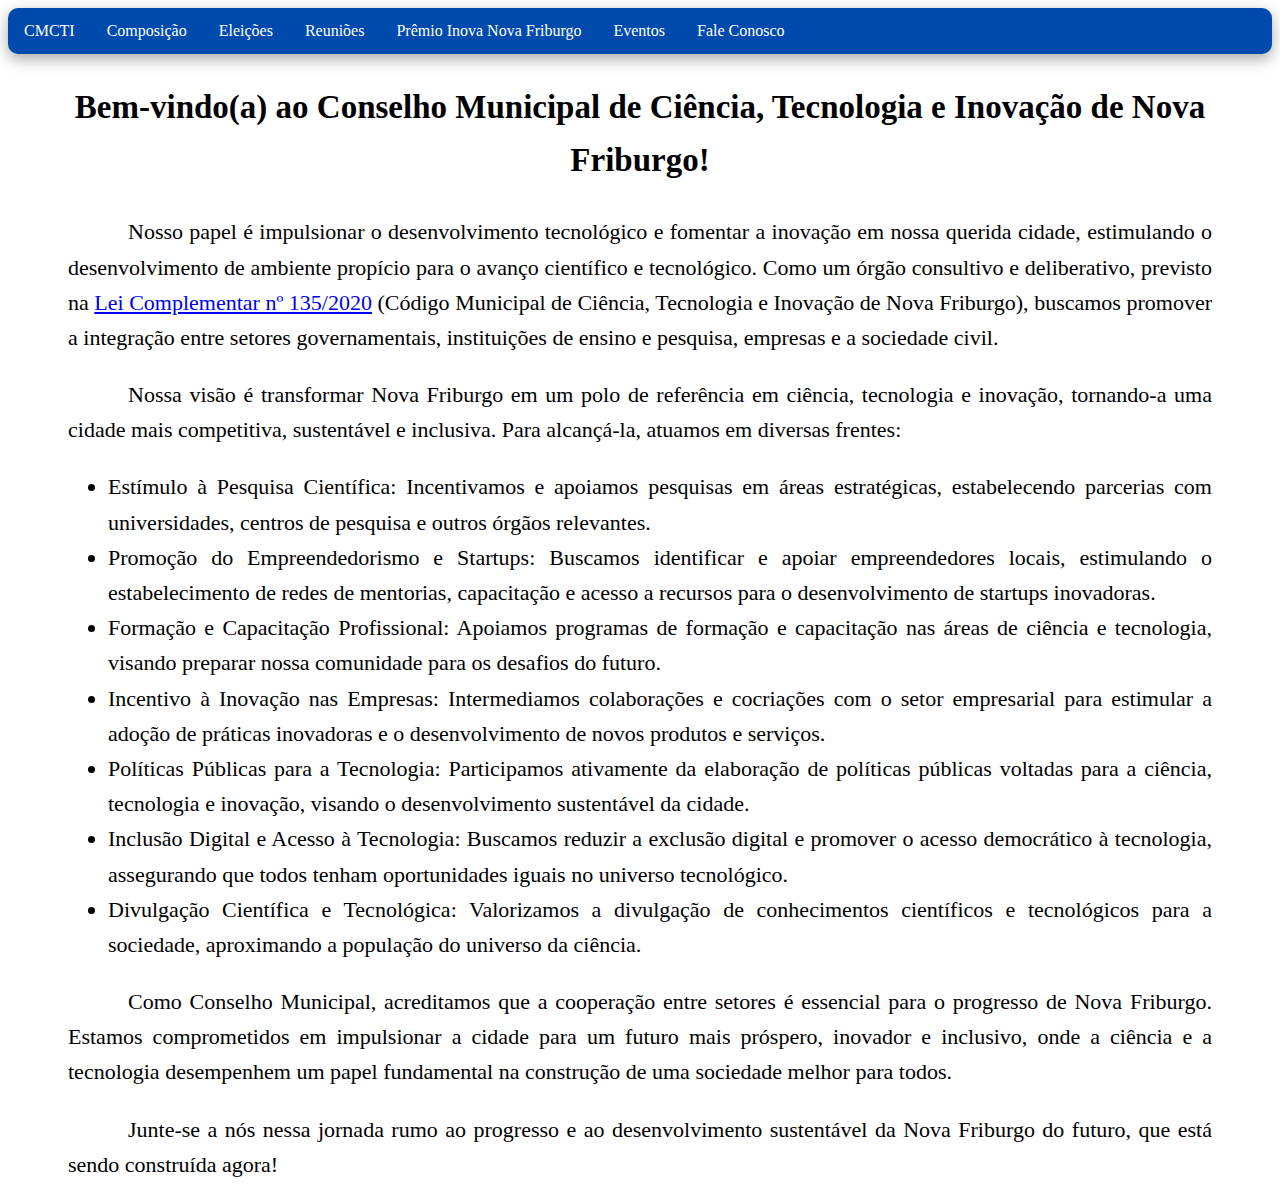
<file: cmcti_v1/index.html>
<!doctype html>

<html lang="pt-br">

    <head>
        <meta charset="utf-8">
        <meta name="viewport" content="width=device-width, initial-scale=1.0">
        <title>CMCTI</title>
        <link href="css/jlb.css" rel="stylesheet" type="text/css">
        <!--
        <link rel="shortcut icon" type="image/png" href="/static/favicon.png" >
        -->
    </head>

    <SCRIPT LANGUAGE="JavaScript">
        
    </script>

    <body>

        <header>

            <ul class="topnav">
                <li><a href="index.html">CMCTI</a></li>

                <li class="dropdown">
                    <a href="javascript:void(0)" class="dropbtn">
                        Composição
                    </a>
                    <div class="dropdown-content">
                        <a href="instituicoes.html">Instituições representadas</a>
                        <a href="representantes.html">Representantes</a>
                    </div>
                </li>

                <li class="dropdown">
                    <a href="javascript:void(0)" class="dropbtn">
                        Eleições
                    </a>
                    <div class="dropdown-content">
                        <a href="eleicoes_2022_2023.html">2022/2023</a>
                        <a href="eleicoes_2024_2025.html">2024/2025</a>
                    </div>
                </li>
                
                <li><a href="reunioes.html">Reuniões</a></li>

                <li class="dropdown">
                    <a href="javascript:void(0)" class="dropbtn">
                        Prêmio Inova Nova Friburgo
                    </a>
                    <div class="dropdown-content">
                        <a href="premio_inova_nova_friburgo_2023.html">2023</a>
                    </div>
                </li>

                <li><a href="#">Eventos</a></li>
            
                <li><a href="mailto:xx@iprj.uerj.br" target="_blank">Fale Conosco</a></li>            
            </ul>
        </header>

        <main>
            <h2>Bem-vindo(a) ao Conselho Municipal de Ciência, Tecnologia e Inovação de Nova Friburgo!</h2>


            <p>Nosso papel é impulsionar o desenvolvimento tecnológico e fomentar a inovação em nossa querida cidade, estimulando o desenvolvimento de ambiente propício para o avanço científico e tecnológico. Como um órgão consultivo e deliberativo, previsto na <a href="documents/LEI COMPLEMENTAR No 135 - Código de Inovação Prefeitura Municipal de Nova Friburgo.pdf" target="_blank">Lei Complementar nº 135/2020</a> (Código Municipal de Ciência, Tecnologia e Inovação de Nova Friburgo), buscamos promover a integração entre setores governamentais, instituições de ensino e pesquisa, empresas e a sociedade civil.</p>
        
            <p>Nossa visão é transformar Nova Friburgo em um polo de referência em ciência, tecnologia e inovação, tornando-a uma cidade mais competitiva, sustentável e inclusiva. Para alcançá-la, atuamos em diversas frentes:</p>

            <ul>
                <li>Estímulo à Pesquisa Científica: Incentivamos e apoiamos pesquisas em áreas estratégicas, estabelecendo parcerias com universidades, centros de pesquisa e outros órgãos relevantes.</li>
                <li>Promoção do Empreendedorismo e Startups: Buscamos identificar e apoiar empreendedores locais, estimulando o estabelecimento de redes de mentorias, capacitação e acesso a recursos para o desenvolvimento de startups inovadoras.</li>
                <li>Formação e Capacitação Profissional: Apoiamos programas de formação e capacitação nas áreas de ciência e tecnologia, visando preparar nossa comunidade para os desafios do futuro.</li>
                <li>Incentivo à Inovação nas Empresas: Intermediamos colaborações e cocriações com o setor empresarial para estimular a adoção de práticas inovadoras e o desenvolvimento de novos produtos e serviços.</li>
                <li>Políticas Públicas para a Tecnologia: Participamos ativamente da elaboração de políticas públicas voltadas para a ciência, tecnologia e inovação, visando o desenvolvimento sustentável da cidade.</li>
                <li>Inclusão Digital e Acesso à Tecnologia: Buscamos reduzir a exclusão digital e promover o acesso democrático à tecnologia, assegurando que todos tenham oportunidades iguais no universo tecnológico.</li>
                <li>Divulgação Científica e Tecnológica: Valorizamos a divulgação de conhecimentos científicos e tecnológicos para a sociedade, aproximando a população do universo da ciência.</li>
            </ul>
            <p>Como Conselho Municipal, acreditamos que a cooperação entre setores é essencial para o progresso de Nova Friburgo. Estamos comprometidos em impulsionar a cidade para um futuro mais próspero, inovador e inclusivo, onde a ciência e a tecnologia desempenhem um papel fundamental na construção de uma sociedade melhor para todos.</p>
            <p>Junte-se a nós nessa jornada rumo ao progresso e ao desenvolvimento sustentável da Nova Friburgo do futuro, que está sendo construída agora!</p>
        </main>

    </body>

</body>
</html>
</file>
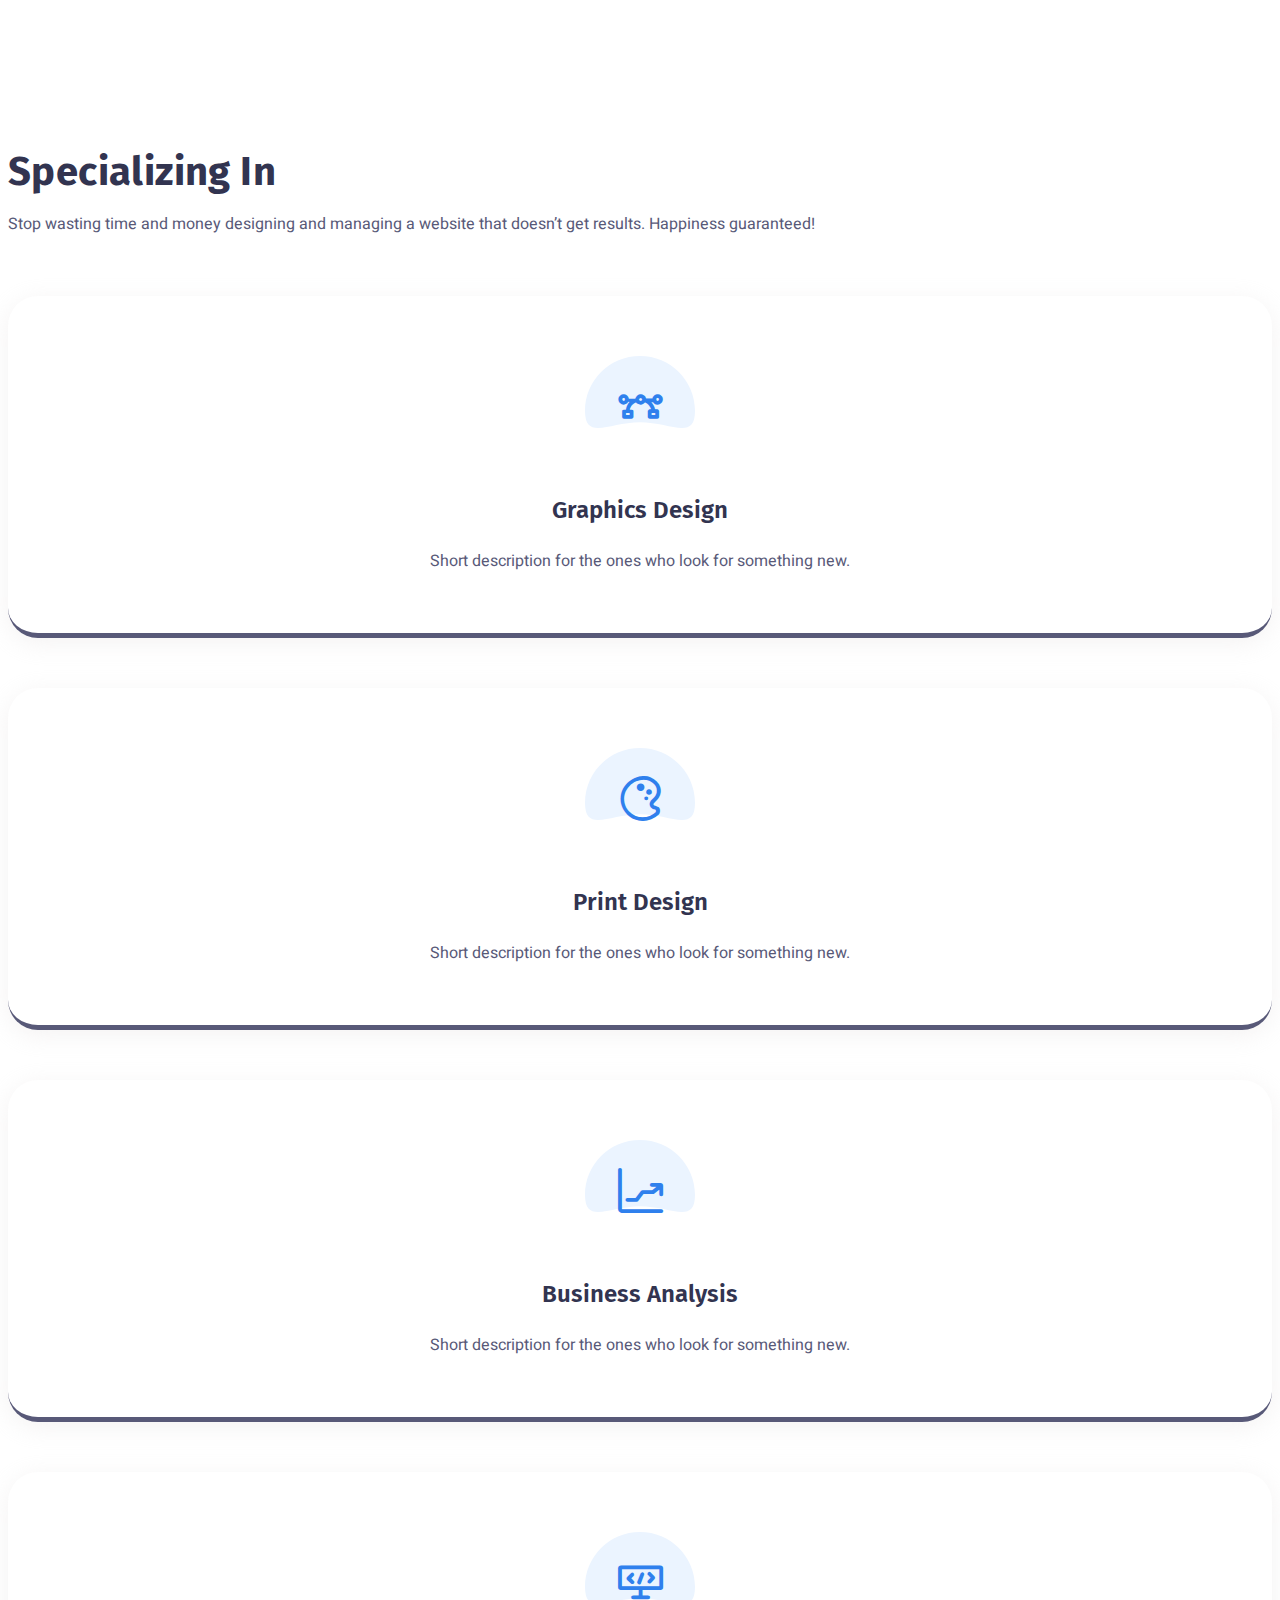
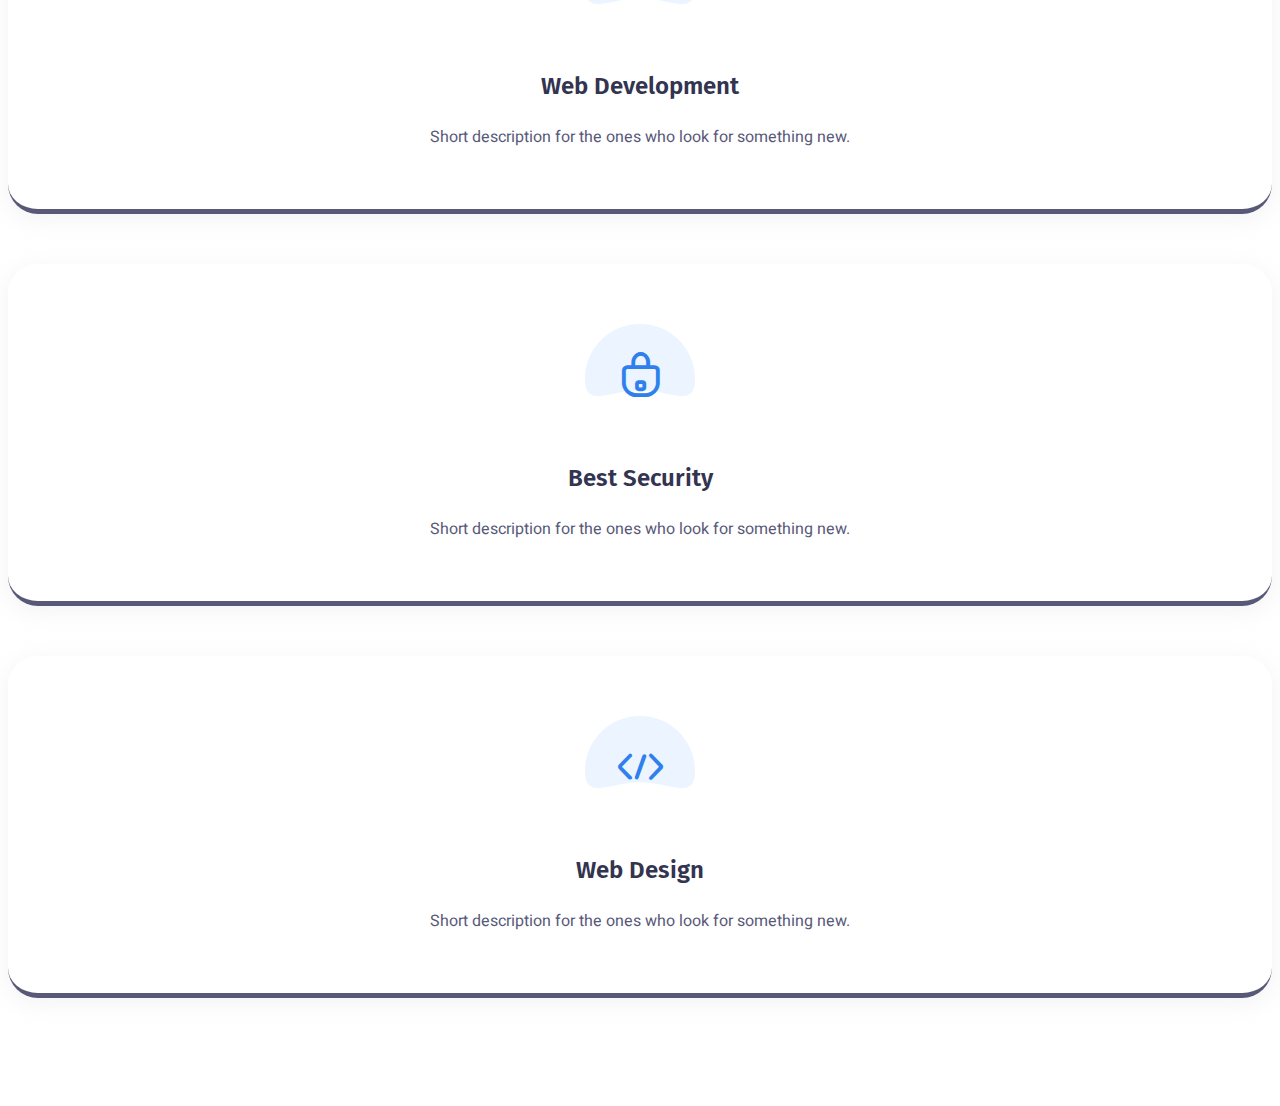
<file: composicao.html>
<!DOCTYPE html>
<html class="no-js" lang="">
  <head>
    <meta charset="utf-8" />
    <meta http-equiv="x-ua-compatible" content="ie=edge" />
    <title>CMCTI-NF</title>
    <meta name="description" content="" />
    <meta name="viewport" content="width=device-width, initial-scale=1" />
    <!-- Place favicon.ico in the root directory -->

    <!-- ========================= CSS here ========================= -->
    <link href="https://cdn.jsdelivr.net/npm/bootstrap@5.2.3/dist/css/bootstrap.min.css" rel="stylesheet" integrity="sha384-rbsA2VBKQhggwzxH7pPCaAqO46MgnOM80zW1RWuH61DGLwZJEdK2Kadq2F9CUG65" crossorigin="anonymous">
    <link rel="stylesheet" href="assets/css/LineIcons.2.0.css"/>
    <link rel="stylesheet" href="assets/css/tiny-slider.css"/>
    <link rel="stylesheet" href="assets/css/animate.css"/>
    <link rel="stylesheet" href="assets/css/lindy-uikit.css"/>
  </head>
  <body>






<!-- ========================= feature style-5 start ========================= -->
    <section id="feature" class="feature-section feature-style-5">
        <div class="container">
          <div class="row justify-content-center">
            <div class="col-xxl-5 col-xl-5 col-lg-7 col-md-8">
              <div class="section-title text-center mb-60">
                <h3 class="mb-15 wow fadeInUp" data-wow-delay=".2s">Specializing In</h3>
                <p class="wow fadeInUp" data-wow-delay=".4s">Stop wasting time and money designing and managing a website that doesn’t get results. Happiness guaranteed!</p>
              </div>
            </div>
          </div>
  
          <div class="row">
            <div class="col-lg-4 col-md-6">
              <div class="single-feature wow fadeInUp" data-wow-delay=".2s">
                <div class="icon">
                  <i class="lni lni-vector"></i>
                  <svg width="110" height="72" viewBox="0 0 110 72" fill="none" xmlns="http://www.w3.org/2000/svg">
                    <path d="M110 54.7589C110 85.0014 85.3757 66.2583 55 66.2583C24.6243 66.2583 0 85.0014 0 54.7589C0 24.5164 24.6243 0 55 0C85.3757 0 110 24.5164 110 54.7589Z" fill="#EBF4FF"/>
                    </svg>                  
                </div>
                <div class="content">
                  <h5>Graphics Design</h5>
                  <p>Short description for the ones who look for something new.</p>
                </div>
              </div>
            </div>
            <div class="col-lg-4 col-md-6">
              <div class="single-feature wow fadeInUp" data-wow-delay=".4s">
                <div class="icon">
                  <i class="lni lni-pallet"></i>
                  <svg width="110" height="72" viewBox="0 0 110 72" fill="none" xmlns="http://www.w3.org/2000/svg">
                    <path d="M110 54.7589C110 85.0014 85.3757 66.2583 55 66.2583C24.6243 66.2583 0 85.0014 0 54.7589C0 24.5164 24.6243 0 55 0C85.3757 0 110 24.5164 110 54.7589Z" fill="#EBF4FF"/>
                    </svg> 
                </div>
                <div class="content">
                  <h5>Print Design</h5>
                  <p>Short description for the ones who look for something new.</p>
                </div>
              </div>
            </div>
            <div class="col-lg-4 col-md-6">
              <div class="single-feature wow fadeInUp" data-wow-delay=".6s">
                <div class="icon">
                  <i class="lni lni-stats-up"></i>
                  <svg width="110" height="72" viewBox="0 0 110 72" fill="none" xmlns="http://www.w3.org/2000/svg">
                    <path d="M110 54.7589C110 85.0014 85.3757 66.2583 55 66.2583C24.6243 66.2583 0 85.0014 0 54.7589C0 24.5164 24.6243 0 55 0C85.3757 0 110 24.5164 110 54.7589Z" fill="#EBF4FF"/>
                    </svg> 
                </div>
                <div class="content">
                  <h5>Business Analysis</h5>
                  <p>Short description for the ones who look for something new.</p>
                </div>
              </div>
            </div>
            <div class="col-lg-4 col-md-6">
              <div class="single-feature wow fadeInUp" data-wow-delay=".2s">
                <div class="icon">
                  <i class="lni lni-code-alt"></i>
                  <svg width="110" height="72" viewBox="0 0 110 72" fill="none" xmlns="http://www.w3.org/2000/svg">
                    <path d="M110 54.7589C110 85.0014 85.3757 66.2583 55 66.2583C24.6243 66.2583 0 85.0014 0 54.7589C0 24.5164 24.6243 0 55 0C85.3757 0 110 24.5164 110 54.7589Z" fill="#EBF4FF"/>
                    </svg> 
                </div>
                <div class="content">
                  <h5>Web Development</h5>
                  <p>Short description for the ones who look for something new.</p>
                </div>
              </div>
            </div>
            <div class="col-lg-4 col-md-6">
              <div class="single-feature wow fadeInUp" data-wow-delay=".4s">
                <div class="icon">
                  <i class="lni lni-lock"></i>
                  <svg width="110" height="72" viewBox="0 0 110 72" fill="none" xmlns="http://www.w3.org/2000/svg">
                    <path d="M110 54.7589C110 85.0014 85.3757 66.2583 55 66.2583C24.6243 66.2583 0 85.0014 0 54.7589C0 24.5164 24.6243 0 55 0C85.3757 0 110 24.5164 110 54.7589Z" fill="#EBF4FF"/>
                    </svg> 
                </div>
                <div class="content">
                  <h5>Best Security</h5>
                  <p>Short description for the ones who look for something new.</p>
                </div>
              </div>
            </div>
            <div class="col-lg-4 col-md-6">
              <div class="single-feature wow fadeInUp" data-wow-delay=".6s">
                <div class="icon">
                  <i class="lni lni-code"></i>
                  <svg width="110" height="72" viewBox="0 0 110 72" fill="none" xmlns="http://www.w3.org/2000/svg">
                    <path d="M110 54.7589C110 85.0014 85.3757 66.2583 55 66.2583C24.6243 66.2583 0 85.0014 0 54.7589C0 24.5164 24.6243 0 55 0C85.3757 0 110 24.5164 110 54.7589Z" fill="#EBF4FF"/>
                    </svg> 
                </div>
                <div class="content">
                  <h5>Web Design</h5>
                  <p>Short description for the ones who look for something new.</p>
                </div>
              </div>
            </div>
          </div>
  
        </div>
      </section>
      <!-- ========================= feature style-5 end ========================= -->
  


      <script src="assets/js/bootstrap-5.0.0-beta1.min.js"></script>
      <script src="assets/js/tiny-slider.js"></script>
      <script src="assets/js/wow.min.js"></script>
      <script src="assets/js/main.js"></script>
    </body>
  </html>
</file>
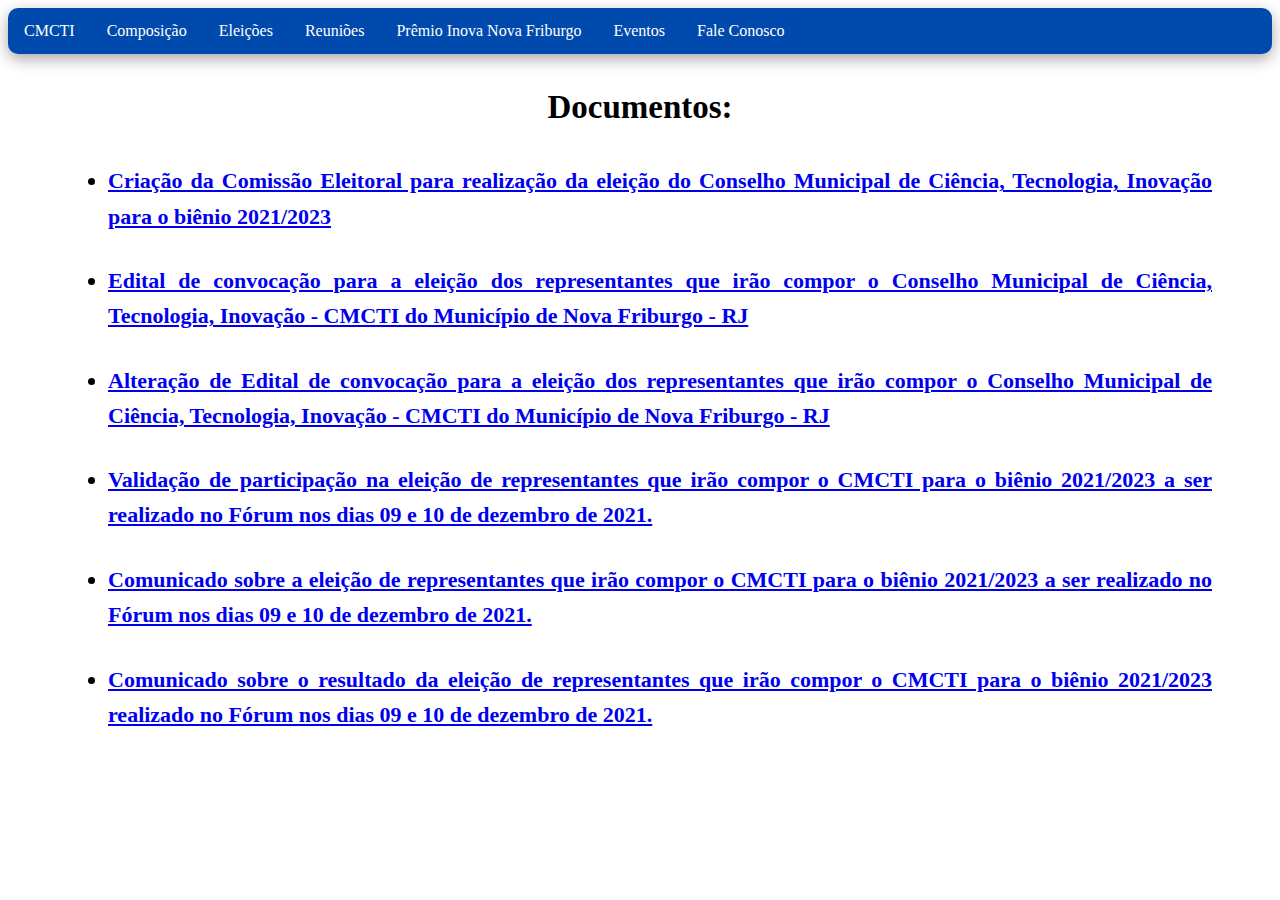
<file: eleicoes_2022_2023.html>
<!doctype html>

<html lang="pt-br">

    <head>
        <meta charset="utf-8">
        <meta name="viewport" content="width=device-width, initial-scale=1.0">
        <title>CMCTI</title>
        <link href="css/jlb.css" rel="stylesheet" type="text/css">
        <!--
        <link rel="shortcut icon" type="image/png" href="/static/favicon.png" >
        -->
    </head>

    <SCRIPT LANGUAGE="JavaScript">
        
    </script>

    <body>

        <header>

            <ul class="topnav">
                <li><a href="index.html">CMCTI</a></li>

                <li class="dropdown">
                    <a href="javascript:void(0)" class="dropbtn">
                        Composição
                    </a>
                    <div class="dropdown-content">
                        <a href="instituicoes.html">Instituições representadas</a>
                        <a href="representantes.html">Representantes</a>
                    </div>
                </li>

                <li class="dropdown">
                    <a href="javascript:void(0)" class="dropbtn">
                        Eleições
                    </a>
                    <div class="dropdown-content">
                        <a href="eleicoes_2022_2023.html">2022/2023</a>
                        <a href="eleicoes_2024_2025.html">2024/2025</a>
                    </div>
                </li>
                
                <li><a href="reunioes.html">Reuniões</a></li>

                <li class="dropdown">
                    <a href="javascript:void(0)" class="dropbtn">
                        Prêmio Inova Nova Friburgo
                    </a>
                    <div class="dropdown-content">
                        <a href="premio_inova_nova_friburgo_2023.html">2023</a>
                    </div>
                </li>

                <li><a href="#">Eventos</a></li>
            
                <li><a href="mailto:xx@iprj.uerj.br" target="_blank">Fale Conosco</a></li>            
            </ul>
        </header>

        <main>
            <h2>Documentos:</h2>

            <ul>
                <li><h4><a href="documents/nomeação_comissão_eleitoral_cmctinf.pdf" target="_blank">Criação da Comissão Eleitoral para realização da eleição do Conselho Municipal de Ciência, Tecnologia, Inovação para o biênio 2021/2023</a></h4></li>
                <li><h4><a href="documents/edital_convocação_eleição_cmctinf.pdf" target="_blank">Edital de convocação para a eleição dos representantes que irão compor o Conselho Municipal de Ciência, Tecnologia, Inovação - CMCTI do Município de Nova Friburgo - RJ</a></h4></li>
                <li><h4><a href="documents/edital_convocação_eleição_cmctinf_alteração.pdf" target="_blank">Alteração de Edital de convocação para a eleição dos representantes que irão compor o Conselho Municipal de Ciência, Tecnologia, Inovação - CMCTI do Município de Nova Friburgo - RJ</a></h4></li>
                <li><h4><a href="documents/validação_participação_eleição_cmctinf.pdf" target="_blank">Validação de participação na eleição de representantes que irão compor o CMCTI para o biênio 2021/2023 a ser realizado no Fórum nos dias 09 e 10 de dezembro de 2021.</a></h4></li>
                <li><h4><a href="documents/comunicado_eleição_cmctinf.pdf" target="_blank">Comunicado sobre a eleição de representantes que irão compor o CMCTI para o biênio 2021/2023 a ser realizado no Fórum nos dias 09 e 10 de dezembro de 2021.</a></h4></li>
                <li><h4><a href="documents/comunicado_resultado_eleição_cmcti.pdf" target="_blank">Comunicado sobre o resultado da eleição de representantes que irão compor o CMCTI para o biênio 2021/2023 realizado no Fórum nos dias 09 e 10 de dezembro de 2021.</a></h4></li>
            </ul>
        </main>

    </body>

</body>
</html>
</file>
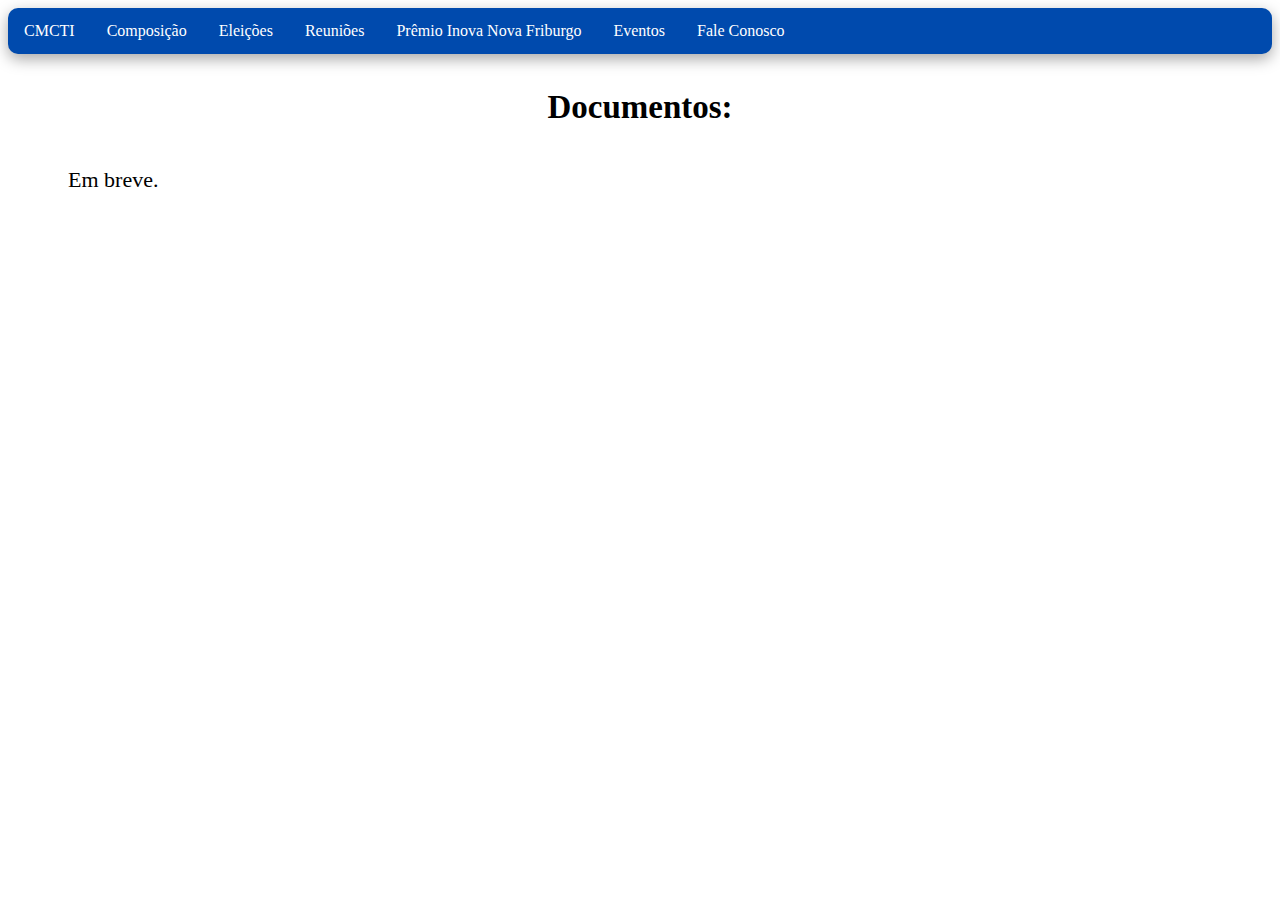
<file: eleicoes_2024_2025.html>
<!doctype html>

<html lang="pt-br">

    <head>
        <meta charset="utf-8">
        <meta name="viewport" content="width=device-width, initial-scale=1.0">
        <title>CMCTI</title>
        <link href="css/jlb.css" rel="stylesheet" type="text/css">
        <!--
        <link rel="shortcut icon" type="image/png" href="/static/favicon.png" >
        -->
    </head>

    <SCRIPT LANGUAGE="JavaScript">
        
    </script>

    <body>

        <header>

            <ul class="topnav">
                <li><a href="index.html">CMCTI</a></li>

                <li class="dropdown">
                    <a href="javascript:void(0)" class="dropbtn">
                        Composição
                    </a>
                    <div class="dropdown-content">
                        <a href="instituicoes.html">Instituições representadas</a>
                        <a href="representantes.html">Representantes</a>
                    </div>
                </li>

                <li class="dropdown">
                    <a href="javascript:void(0)" class="dropbtn">
                        Eleições
                    </a>
                    <div class="dropdown-content">
                        <a href="eleicoes_2022_2023.html">2022/2023</a>
                        <a href="eleicoes_2024_2025.html">2024/2025</a>
                    </div>
                </li>
                
                <li><a href="reunioes.html">Reuniões</a></li>

                <li class="dropdown">
                    <a href="javascript:void(0)" class="dropbtn">
                        Prêmio Inova Nova Friburgo
                    </a>
                    <div class="dropdown-content">
                        <a href="premio_inova_nova_friburgo_2023.html">2023</a>
                    </div>
                </li>

                <li><a href="#">Eventos</a></li>
            
                <li><a href="mailto:xx@iprj.uerj.br" target="_blank">Fale Conosco</a></li>            
            </ul>
        </header>

        <main>
            <h2>Documentos:</h2>

            Em breve.
        </main>

    </body>

</body>
</html>
</file>
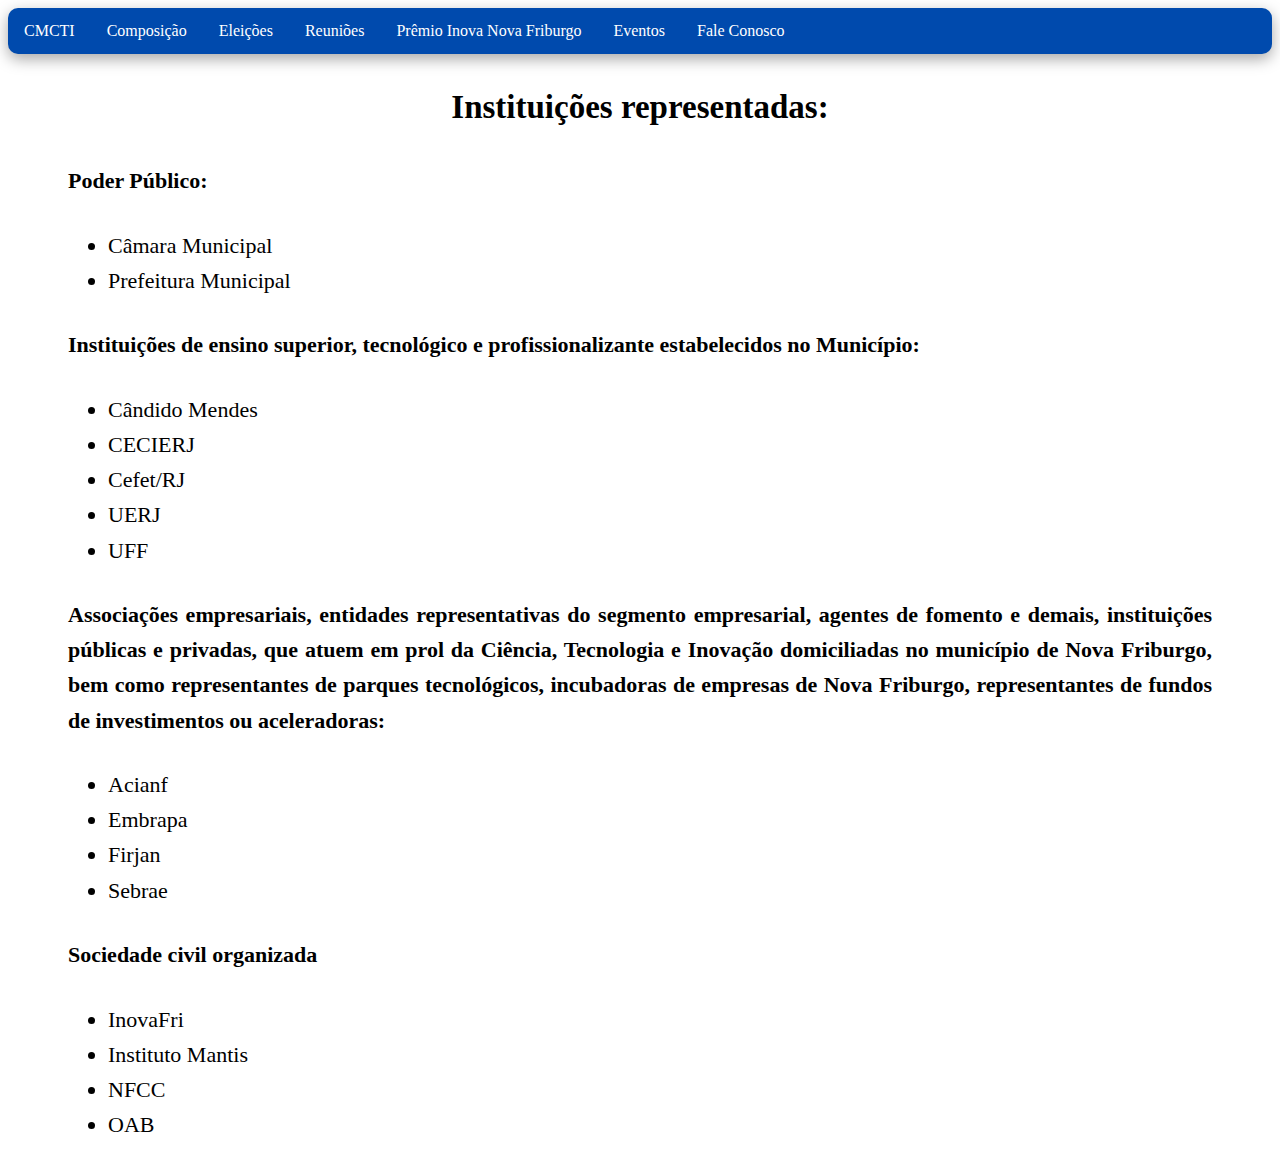
<file: instituicoes.html>
<!doctype html>

<html lang="pt-br">

    <head>
        <meta charset="utf-8">
        <meta name="viewport" content="width=device-width, initial-scale=1.0">
        <title>CMCTI</title>
        <link href="css/jlb.css" rel="stylesheet" type="text/css">
        <!--
        <link rel="shortcut icon" type="image/png" href="/static/favicon.png" >
        -->
    </head>

    <SCRIPT LANGUAGE="JavaScript">
        
    </script>

    <body>

        <header>

            <ul class="topnav">
                <li><a href="index.html">CMCTI</a></li>

                <li class="dropdown">
                    <a href="javascript:void(0)" class="dropbtn">
                        Composição
                    </a>
                    <div class="dropdown-content">
                        <a href="instituicoes.html">Instituições representadas</a>
                        <a href="representantes.html">Representantes</a>
                    </div>
                </li>

                <li class="dropdown">
                    <a href="javascript:void(0)" class="dropbtn">
                        Eleições
                    </a>
                    <div class="dropdown-content">
                        <a href="eleicoes_2022_2023.html">2022/2023</a>
                        <a href="eleicoes_2024_2025.html">2024/2025</a>
                    </div>
                </li>
                
                <li><a href="reunioes.html">Reuniões</a></li>

                <li class="dropdown">
                    <a href="javascript:void(0)" class="dropbtn">
                        Prêmio Inova Nova Friburgo
                    </a>
                    <div class="dropdown-content">
                        <a href="premio_inova_nova_friburgo_2023.html">2023</a>
                    </div>
                </li>

                <li><a href="#">Eventos</a></li>
            
                <li><a href="mailto:xx@iprj.uerj.br" target="_blank">Fale Conosco</a></li>            
            </ul>
        </header>

        <main>
            <h2>Instituições representadas:</h2>

            <h4>Poder Público:</h4>
            <ul>
                <li>Câmara Municipal</li>
                <li>Prefeitura Municipal</li>
            </ul>

            <h4>Instituições de ensino superior, tecnológico e profissionalizante estabelecidos no Município:</h4>
            <ul>
                <li>Cândido Mendes</li>
                <li>CECIERJ</li>
                <li>Cefet/RJ</li>
                <li>UERJ</li>
                <li>UFF</li>
            </ul>
            <h4>Associações empresariais, entidades representativas do segmento empresarial, agentes de fomento e demais, instituições públicas e privadas, que atuem em prol da Ciência, Tecnologia e Inovação domiciliadas no município de Nova Friburgo, bem como representantes de parques tecnológicos, incubadoras de empresas de Nova Friburgo, representantes de fundos de investimentos ou aceleradoras:</h4>
            <ul>
                <li>Acianf</li>
                <li>Embrapa</li>
                <li>Firjan</li>
                <li>Sebrae</li>
            </ul>
            <h4>Sociedade civil organizada</h4>
            <ul>
                <li>InovaFri</li>
                <li>Instituto Mantis</li>
                <li>NFCC</li>
                <li>OAB</li>
            </ul>
        </main>

    </body>

</body>
</html>
</file>
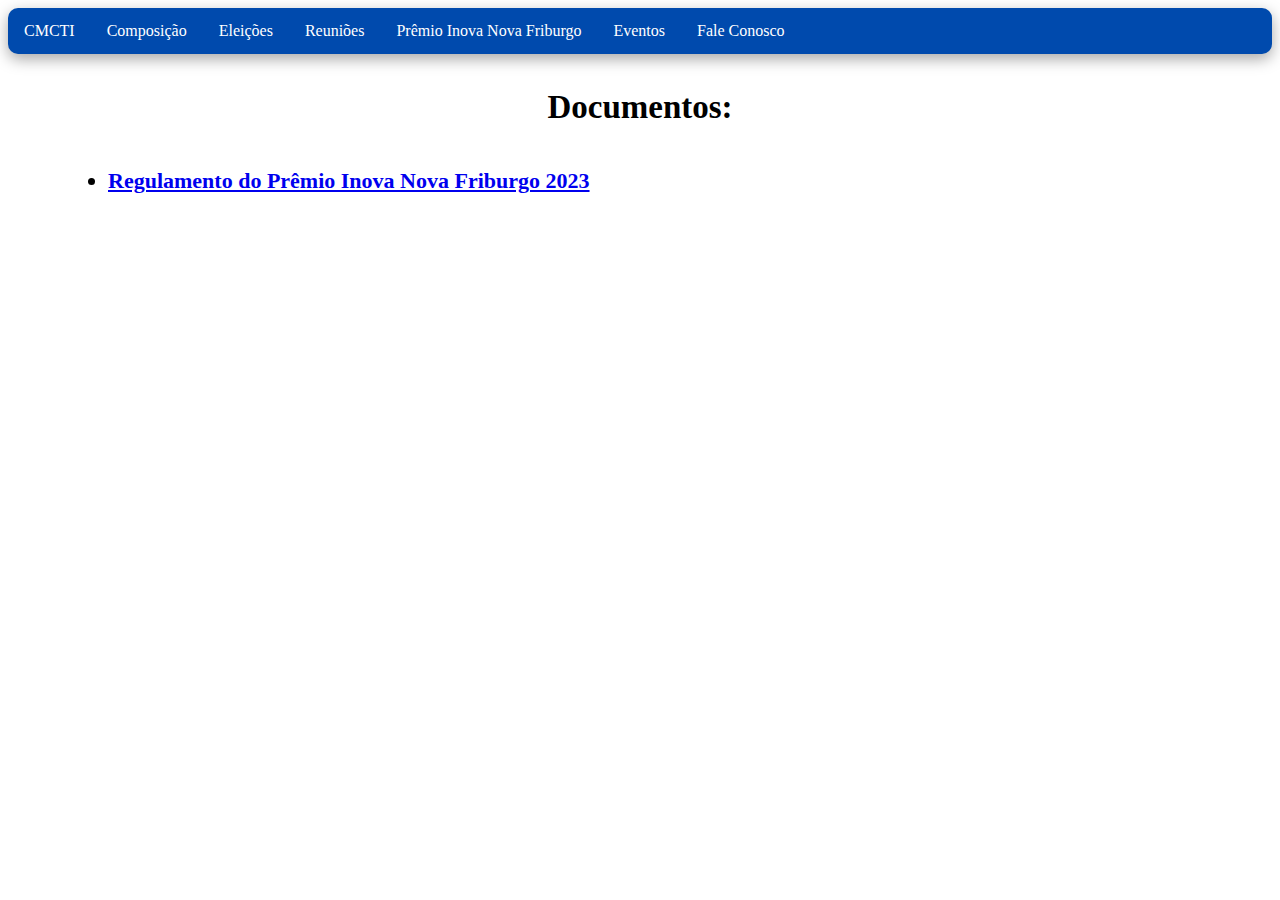
<file: premio_inova_nova_friburgo_2023.html>
<!doctype html>

<html lang="pt-br">

    <head>
        <meta charset="utf-8">
        <meta name="viewport" content="width=device-width, initial-scale=1.0">
        <title>CMCTI</title>
        <link href="css/jlb.css" rel="stylesheet" type="text/css">
        <!--
        <link rel="shortcut icon" type="image/png" href="/static/favicon.png" >
        -->
    </head>

    <SCRIPT LANGUAGE="JavaScript">
        
    </script>

    <body>

        <header>

            <ul class="topnav">
                <li><a href="index.html">CMCTI</a></li>

                <li class="dropdown">
                    <a href="javascript:void(0)" class="dropbtn">
                        Composição
                    </a>
                    <div class="dropdown-content">
                        <a href="instituicoes.html">Instituições representadas</a>
                        <a href="representantes.html">Representantes</a>
                    </div>
                </li>

                <li class="dropdown">
                    <a href="javascript:void(0)" class="dropbtn">
                        Eleições
                    </a>
                    <div class="dropdown-content">
                        <a href="eleicoes_2022_2023.html">2022/2023</a>
                        <a href="eleicoes_2024_2025.html">2024/2025</a>
                    </div>
                </li>
                
                <li><a href="reunioes.html">Reuniões</a></li>

                <li class="dropdown">
                    <a href="javascript:void(0)" class="dropbtn">
                        Prêmio Inova Nova Friburgo
                    </a>
                    <div class="dropdown-content">
                        <a href="premio_inova_nova_friburgo_2023.html">2023</a>
                    </div>
                </li>

                <li><a href="#">Eventos</a></li>
            
                <li><a href="mailto:xx@iprj.uerj.br" target="_blank">Fale Conosco</a></li>            
            </ul>
        </header>

        <main>
            <h2>Documentos:</h2>

            <ul>
                <li><h4><a href="documents/Regulamento do Prêmio Inova Nova Friburgo 2023 – Edição Paulo Roberto Celles Cordeiro.docx.pdf" target="_blank">Regulamento do Prêmio Inova Nova Friburgo 2023</a></h4></li>
            </ul>
        </main>

    </body>

</body>
</html>
</file>
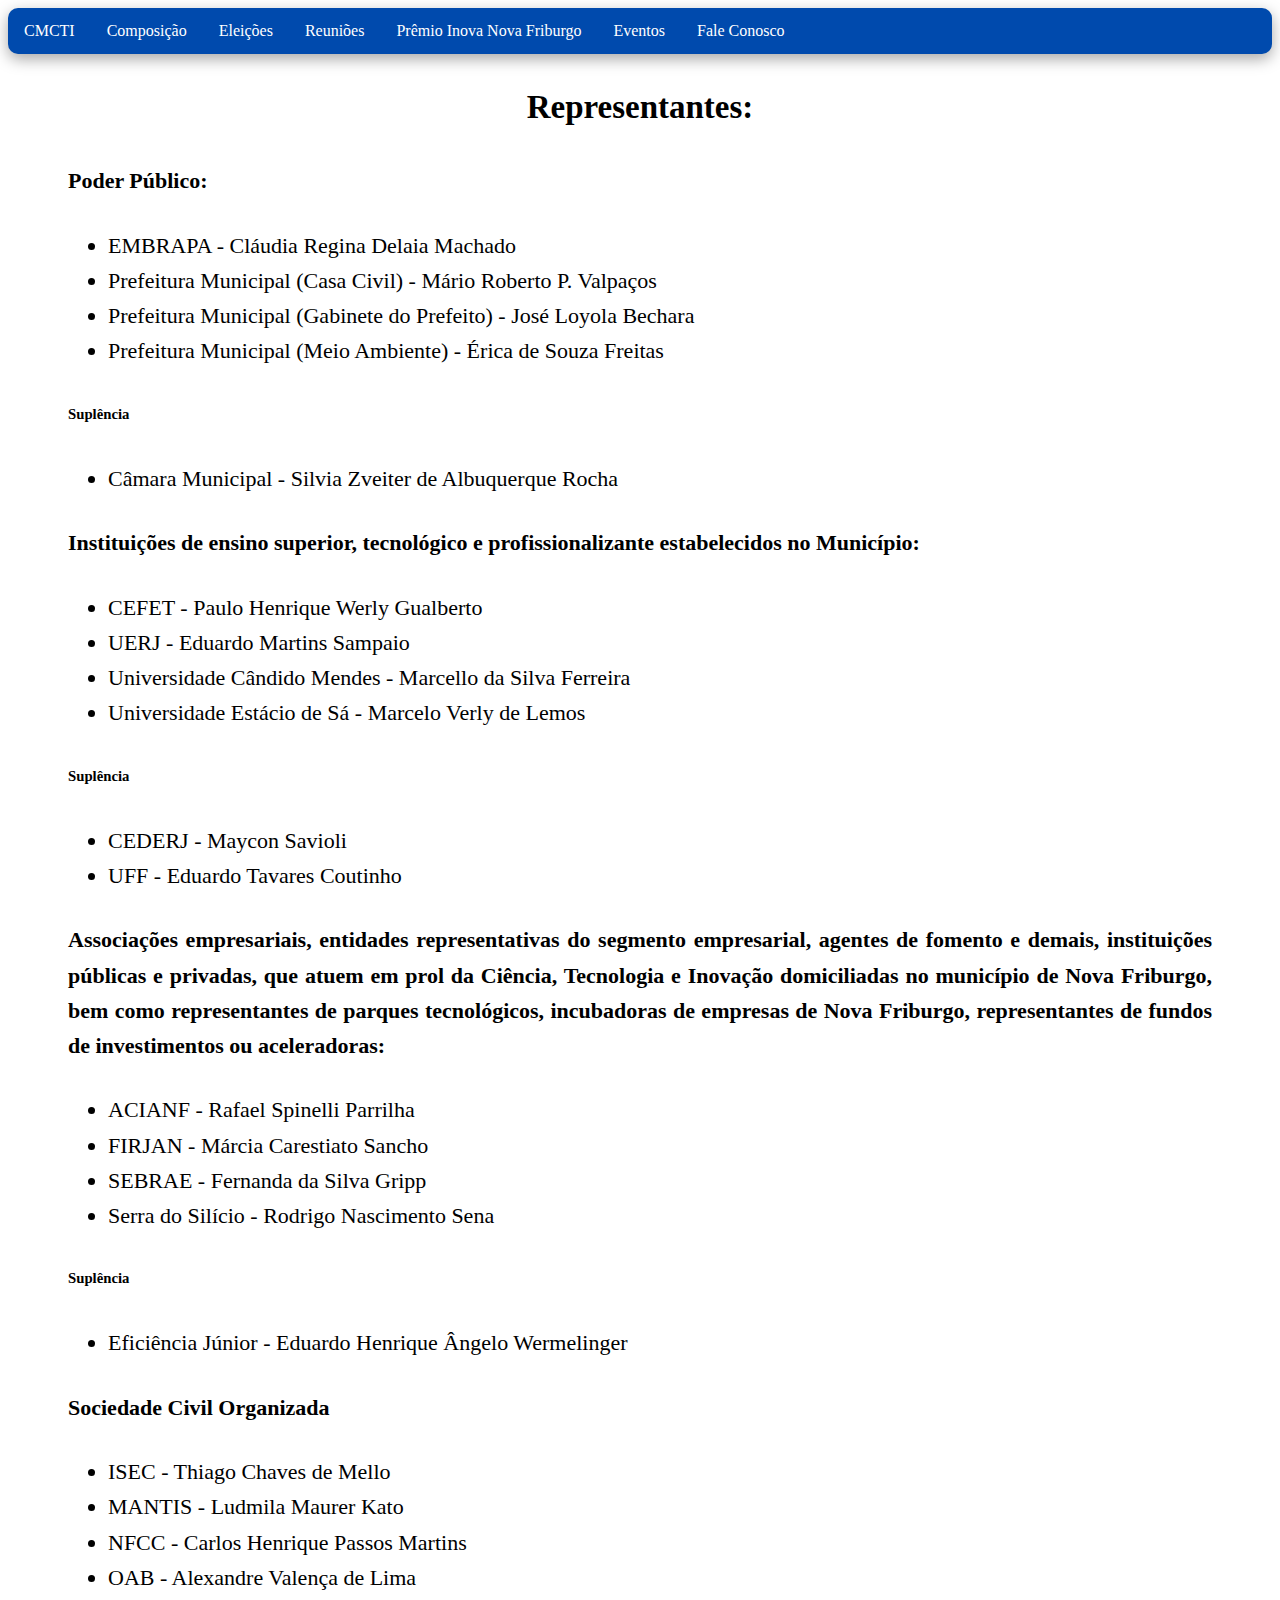
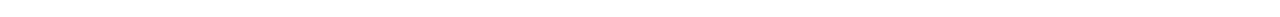
<file: representantes.html>
<!doctype html>

<html lang="pt-br">

    <head>
        <meta charset="utf-8">
        <meta name="viewport" content="width=device-width, initial-scale=1.0">
        <title>CMCTI</title>
        <link href="css/jlb.css" rel="stylesheet" type="text/css">
        <!--
        <link rel="shortcut icon" type="image/png" href="/static/favicon.png" >
        -->
    </head>

    <SCRIPT LANGUAGE="JavaScript">
        
    </script>

    <body>

        <header>

            <ul class="topnav">
                <li><a href="index.html">CMCTI</a></li>

                <li class="dropdown">
                    <a href="javascript:void(0)" class="dropbtn">
                        Composição
                    </a>
                    <div class="dropdown-content">
                        <a href="instituicoes.html">Instituições representadas</a>
                        <a href="representantes.html">Representantes</a>
                    </div>
                </li>

                <li class="dropdown">
                    <a href="javascript:void(0)" class="dropbtn">
                        Eleições
                    </a>
                    <div class="dropdown-content">
                        <a href="eleicoes_2022_2023.html">2022/2023</a>
                        <a href="eleicoes_2024_2025.html">2024/2025</a>
                    </div>
                </li>
                
                <li><a href="reunioes.html">Reuniões</a></li>

                <li class="dropdown">
                    <a href="javascript:void(0)" class="dropbtn">
                        Prêmio Inova Nova Friburgo
                    </a>
                    <div class="dropdown-content">
                        <a href="premio_inova_nova_friburgo_2023.html">2023</a>
                    </div>
                </li>

                <li><a href="#">Eventos</a></li>
            
                <li><a href="mailto:xx@iprj.uerj.br" target="_blank">Fale Conosco</a></li>            
            </ul>
        </header>

        <main>
            <h2>Representantes:</h2>

            <h4>Poder Público:</h4>
            <ul>
                <li>EMBRAPA - Cláudia Regina Delaia Machado</li>
                <li>Prefeitura Municipal (Casa Civil) - Mário Roberto P. Valpaços</li>
                <li>Prefeitura Municipal (Gabinete do Prefeito) - José Loyola Bechara</li>
                <li>Prefeitura Municipal (Meio Ambiente) - Érica de Souza Freitas</li>
            </ul>

            <h6>Suplência</h6>

            <ul>
                <li>Câmara Municipal - Silvia Zveiter de Albuquerque Rocha</li>
            </ul>

            <h4>Instituições de ensino superior, tecnológico e profissionalizante estabelecidos no Município:</h4>
            <ul>
                <li>CEFET - Paulo Henrique Werly Gualberto</li>
                <li>UERJ - Eduardo Martins Sampaio</li>
                <li>Universidade Cândido Mendes - Marcello da Silva Ferreira</li>
                <li>Universidade Estácio de Sá - Marcelo Verly de Lemos</li>
            </ul>

            <h6>Suplência</h6>

            <ul>
                <li>CEDERJ - Maycon Savioli</li>
                <li>UFF - Eduardo Tavares Coutinho</li>
            </ul>

            <h4>Associações empresariais, entidades representativas do segmento empresarial, agentes de fomento e demais, instituições públicas e privadas, que atuem em prol da Ciência, Tecnologia e Inovação domiciliadas no município de Nova Friburgo, bem como representantes de parques tecnológicos, incubadoras de empresas de Nova Friburgo, representantes de fundos de investimentos ou aceleradoras:</h4>
            <ul>
                <li>ACIANF - Rafael Spinelli Parrilha</li>
                <li>FIRJAN - Márcia Carestiato Sancho</li>
                <li>SEBRAE - Fernanda da Silva Gripp</li>
                <li>Serra do Silício - Rodrigo Nascimento Sena</li>
            </ul>

            <h6>Suplência</h6>

            <ul>
                <li>Eficiência Júnior - Eduardo Henrique Ângelo Wermelinger</li>
            </ul>

            <h4>Sociedade Civil Organizada</h4>
            <ul>
                <li>ISEC - Thiago Chaves de Mello</li>
                <li>MANTIS - Ludmila Maurer Kato</li>
                <li>NFCC - Carlos Henrique Passos Martins</li>
                <li>OAB - Alexandre Valença de Lima</li>
            </ul>
        </main>

    </body>

</body>
</html>
</file>
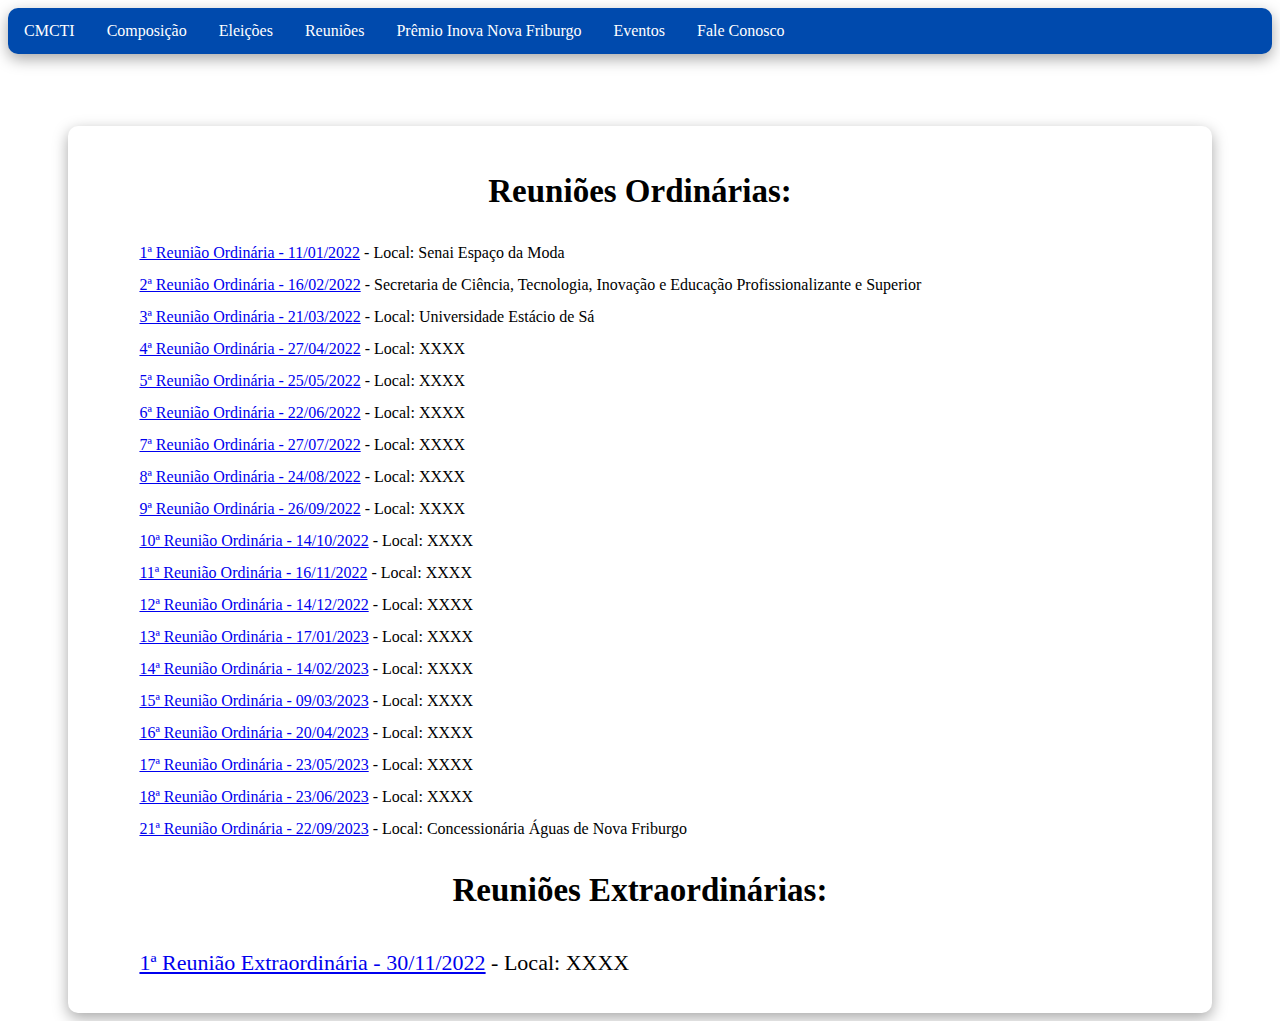
<file: reunioes.html>
<!doctype html>

<html lang="pt-br">
    <head>
        <meta charset="utf-8">
        <meta name="viewport" content="width=device-width, initial-scale=1.0">
        <title>CMCTI</title>
        <link href="css/jlb.css" rel="stylesheet" type="text/css">
        <!--
        <link rel="shortcut icon" type="image/png" href="/static/favicon.png" >
        -->
    </head>

    <SCRIPT LANGUAGE="JavaScript">
        
    </script>

    <body>

        <header>

            <ul class="topnav">
                <li><a href="index.html">CMCTI</a></li>

                <li class="dropdown">
                    <a href="javascript:void(0)" class="dropbtn">
                        Composição
                    </a>
                    <div class="dropdown-content">
                        <a href="instituicoes.html">Instituições representadas</a>
                        <a href="representantes.html">Representantes</a>
                    </div>
                </li>

                <li class="dropdown">
                    <a href="javascript:void(0)" class="dropbtn">
                        Eleições
                    </a>
                    <div class="dropdown-content">
                        <a href="eleicoes_2022_2023.html">2022/2023</a>
                        <a href="eleicoes_2024_2025.html">2024/2025</a>
                    </div>
                </li>
                
                <li><a href="reunioes.html">Reuniões</a></li>

                <li class="dropdown">
                    <a href="javascript:void(0)" class="dropbtn">
                        Prêmio Inova Nova Friburgo
                    </a>
                    <div class="dropdown-content">
                        <a href="premio_inova_nova_friburgo_2023.html">2023</a>
                    </div>
                </li>

                <li><a href="#">Eventos</a></li>
            
                <li><a href="mailto:xx@iprj.uerj.br" target="_blank">Fale Conosco</a></li>            
            </ul>
        </header>

        <br><br><br><br>
	    <main>
	        <div class="quadro">
            <h2>Reuniões Ordinárias:</h2>
            <div class="reunioes">
                <p><a href="reuniao1.html">1ª Reunião Ordinária - 11/01/2022</a> - Local: Senai Espaço da Moda</p>
                <p><a href="reuniao2.html">2ª Reunião Ordinária - 16/02/2022</a> - Secretaria de Ciência, Tecnologia, Inovação e Educação Profissionalizante e Superior</p>
                <p><a href="reuniao3.html">3ª Reunião Ordinária - 21/03/2022</a> - Local: Universidade Estácio de Sá</p>
                <p><a href="reuniao4.html">4ª Reunião Ordinária - 27/04/2022</a> - Local: XXXX</p>
                <p><a href="reuniao5.html">5ª Reunião Ordinária - 25/05/2022</a> - Local: XXXX</p>
                <p><a href="reuniao6.html">6ª Reunião Ordinária - 22/06/2022</a> - Local: XXXX</p>
                <p><a href="reuniao7.html">7ª Reunião Ordinária - 27/07/2022</a> - Local: XXXX</p>
                <p><a href="reuniao8.html">8ª Reunião Ordinária - 24/08/2022</a> - Local: XXXX</p>
                <p><a href="reuniao9.html">9ª Reunião Ordinária - 26/09/2022</a> - Local: XXXX</p>
                <p><a href="reuniao10.html">10ª Reunião Ordinária - 14/10/2022</a> - Local: XXXX</p>
                <p><a href="reuniao11.html">11ª Reunião Ordinária - 16/11/2022</a> - Local: XXXX</p>
                <p><a href="reuniao12.html">12ª Reunião Ordinária - 14/12/2022</a> - Local: XXXX</p>
                <p><a href="reuniao13.html">13ª Reunião Ordinária - 17/01/2023</a> - Local: XXXX</p>
                <p><a href="reuniao14.html">14ª Reunião Ordinária - 14/02/2023</a> - Local: XXXX</p>
                <p><a href="reuniao15.html">15ª Reunião Ordinária - 09/03/2023</a> - Local: XXXX</p>
                <p><a href="reuniao16.html">16ª Reunião Ordinária - 20/04/2023</a> - Local: XXXX</p>
                <p><a href="reuniao17.html">17ª Reunião Ordinária - 23/05/2023</a> - Local: XXXX</p>
                <p><a href="reuniao18.html">18ª Reunião Ordinária - 23/06/2023</a> - Local: XXXX</p>
                <p><a href="reunioes/reuniao21.html">21ª Reunião Ordinária - 22/09/2023</a> - Local: Concessionária Águas de Nova Friburgo</p>
            </div>
			<h2> Reuniões Extraordinárias:</h2>
                <p><a href="reuniaoextra1.html">1ª Reunião Extraordinária - 30/11/2022</a> - Local: XXXX</p>
            </div>
	    </main>
	
    </body>



<html>
<body>

</body>
</html>
</file>
<file: assets/css/tiny-slider.css>
.tns-outer{padding:0 !important}
.tns-outer [hidden]{display:none !important}
.tns-outer [aria-controls],.tns-outer [data-action]{cursor:pointer}
.tns-slider{-webkit-transition:all 0s;-moz-transition:all 0s;transition:all 0s}
.tns-slider>.tns-item{-webkit-box-sizing:border-box;-moz-box-sizing:border-box;box-sizing:border-box}
.tns-horizontal.tns-subpixel{white-space:nowrap}
.tns-horizontal.tns-subpixel>.tns-item{display:inline-block;vertical-align:top;white-space:normal}
.tns-horizontal.tns-no-subpixel:after{content:'';display:table;clear:both}
.tns-horizontal.tns-no-subpixel>.tns-item{float:left}
.tns-horizontal.tns-carousel.tns-no-subpixel>.tns-item{margin-right:-100%}.tns-no-calc{position:relative;left:0}.tns-gallery{position:relative;left:0;min-height:1px}.tns-gallery>.tns-item{position:absolute;left:-100%;-webkit-transition:transform 0s, opacity 0s;-moz-transition:transform 0s, opacity 0s;transition:transform 0s, opacity 0s}.tns-gallery>.tns-slide-active{position:relative;left:auto !important}.tns-gallery>.tns-moving{-webkit-transition:all 0.25s;-moz-transition:all 0.25s;transition:all 0.25s}.tns-autowidth{display:inline-block}.tns-lazy-img{-webkit-transition:opacity 0.6s;-moz-transition:opacity 0.6s;transition:opacity 0.6s;opacity:0.6}.tns-lazy-img.tns-complete{opacity:1}.tns-ah{-webkit-transition:height 0s;-moz-transition:height 0s;transition:height 0s}.tns-ovh{overflow:hidden}.tns-visually-hidden{position:absolute;left:-10000em}.tns-transparent{opacity:0;visibility:hidden}.tns-fadeIn{opacity:1;filter:alpha(opacity=100);z-index:0}.tns-normal,.tns-fadeOut{opacity:0;filter:alpha(opacity=0);z-index:-1}.tns-vpfix{white-space:nowrap}.tns-vpfix>div,.tns-vpfix>li{display:inline-block}.tns-t-subp2{margin:0 auto;width:310px;position:relative;height:10px;overflow:hidden}.tns-t-ct{width:2333.3333333%;width:-webkit-calc(100% * 70 / 3);width:-moz-calc(100% * 70 / 3);width:calc(100% * 70 / 3);position:absolute;right:0}.tns-t-ct:after{content:'';display:table;clear:both}.tns-t-ct>div{width:1.4285714%;width:-webkit-calc(100% / 70);width:-moz-calc(100% / 70);width:calc(100% / 70);height:10px;float:left}

/*# sourceMappingURL=sourcemaps/tiny-slider.css.map */
</file>
<file: cmcti_v1/css/jlb.css>
html{
    font-family: Bitter;
    margin: 0;
    padding: 0;
}

main{
    padding-left: 60px;
    padding-right: 60px;
    font-size: 22px;
    line-height: 1.6;

}

main h2{
    text-align: center;
}

main p{
    text-align: justify;
    text-indent: 60px;
}

.reunioes{
    line-height: 16px;
    font-size: 16px;
    text-indent: 0px;
}

h4 {
    text-align: justify;
}

li {
    text-align: justify;
}

/*

.quadro_cab {
    position: fixed;
    top: 10%;
    margin-left: auto;
    margin-right: auto;
    background-color: #AEB6BF;
    padding-top: 15px;
    padding-bottom: 10px;
    border-radius:10px;
}
*/

.tela_inicial{
    background-image: url("../acianf_bolão_tela_home_fundo.png");
    background-size: cover;
}

.quadro {
    text-align: center;
    text-align: center;
    margin-left: auto;
    margin-right: auto;
    margin-top: auto;
    margin-bottom: auto;
    /*    background-color: #AEB6BF; */
    border-radius:10px;
    box-shadow: rgba(0, 0, 0, 0.35) 0px 5px 15px;
    padding: 1%;
}

.espaco{
    padding: 0.01rem;
}

.espacoBotaoAposta{
    padding-top: 15px;
}

.button {
    background-color: #2A48BC;
    border: none;
    color: white;
    padding:10px 32px;
    text-align: center;
    text-decoration: none;
    display: inline-block;
    font-size: 16px;
    margin: 4px 2px;
    cursor: pointer;
}

.button:disabled,
.button[disabled]{
  border: 1px solid #999999;
  background-color: #cccccc;
  color: #666666;
}

.botaoAposta {
    background-color: white;
    color: black; 
    border: 2px solid #f44336;
    font-size: 12px;
    border-radius: 15px;
    padding-top: 1%;
    padding-bottom: 1%;
    padding-left: 2%;
    padding-right: 2%;
    width: max-content;
}

.botaoFazAposta{
    border: 2px solid #4CAF50;
}

.quadro_time {
    background-color: #e4e6e9;
    padding-top: 10px;
    padding-bottom: 10px;
    padding-left: 15px;
    padding-right: 15px;
    border-radius:10px;
    width: auto;
    text-align: center;
    margin-left: auto;
    margin-right: auto;
}

.pequeno {
    font-size: 12px;
}

.centraliza {
    text-align: center;
}

.alinha{ align-items: center; }

.centraliza_tab {
    margin-left: auto;
    margin-right: auto;
}

.centraliza_geral {
    margin-top: auto;
    margin-left: auto;
    margin-right: auto;
    margin-bottom: auto;
    text-align: center;
}

.jogos{
    position: static;
    padding-top: 2rem;
}

.usuario{
/*    color: black;*/
    font-size: 18px;
/*    background-color: #AEB6BF;*/
    border: 1px solid white;
    border-radius:2rem;
    padding: 0.2rem;
}

.botao_redondo{
    color: black;
    background-color: hsl(226, 94%, 65%);
    border: 0;
    border-radius:1rem;
    padding-right: 16px;
    padding-left: 16px;
    line-height: 1px;
}

.botao_redondo_g{
    font-size: 1.2rem;
    color: white;
    background-color: hsl(226, 94%, 65%);
    border: 0;
    border-radius:1rem;
    padding-right: 0.8rem;
    padding-left: 0.8rem;
    padding-top: 0.4rem;
    padding-bottom: 0.4rem;
    line-height: 1.3rem;
    cursor: pointer;
    text-decoration: none;


}

.esqueceu_senha{
    color: white;
}

.botao_login{
    padding-top: 8px;
    margin-top: auto;
    margin-bottom: auto;
}


.divide_tela{
    column-count: 2;
    text-align: center;
    padding-top: 10%;
}


.g4 tr:nth-child(-n+4){
    color: blue;
}

.zr tr:nth-child(n+17):nth-child(-n+20){
    color: red;
}

#tabela_cad{
    border-collapse: collapse;
    width: 100%;
}

#tabela_cad th {
    padding-top: 12px;
    padding-bottom: 12px;
    background-color: gray;
}
  
#tabela_cad td, #tabela_cad th {
    border: 1px solid #ddd;
    padding: 8px;
    text-align: left;
}

#tabela_cad tr:nth-child(even){background-color: #f2f2f2;}

#tabela_cad tr:hover {background-color: #ddd;}


#elemento1 {float:left;}
#elemento2 {float:right;}


/*
body {margin: 0;}
*/

header ul {
    border-radius:10px;
    box-shadow: rgba(0, 0, 0, 0.35) 0px 5px 15px;


    list-style-type: none;
    margin: 0;
    padding: 0;
    overflow: hidden;
    background-color: #004AAD;
}
  
header li {
    float: left;
}
  
header li a, .dropbtn {
    display: inline-block;
    color: white;
    text-align: center;
    padding: 14px 16px;
    text-decoration: none;
}

header li a:hover, .dropdown:hover .dropbtn {
    background-color: red;
}
  
header li.dropdown {
    display: inline-block;
}
  
.dropdown-content {
    display: none;
    position: absolute;
    background-color: #f9f9f9;
    min-width: 160px;
    box-shadow: 0px 8px 16px 0px rgba(0,0,0,0.2);
    z-index: 1;
}
  
.dropdown-content a {
    color: black;
    padding: 12px 16px;
    text-decoration: none;
    display: block;
    text-align: left;
}
  
.dropdown-content a:hover {background-color: #f1f1f1;}
  
.dropdown:hover .dropdown-content {
    display: block;
}

.mesmalinha{
    display:inline;
}

.texto_titulo{
    color: white;
    font-size: 2rem;
    font-weight: bold;
    line-height: 2rem;
    text-align: left;
}

.texto_normal{
    color: white;
    font-size: 1rem;
    line-height: 1.2rem;
    text-align: justify;
}

.quadro_cad {
/*    text-align: center; */
    margin-left: auto;
    margin-right: auto;
    margin-top: auto;
    margin-bottom: auto;
    width: max-content;
/*    background-color: #AEB6BF; */
    border-radius:10px;
    box-shadow: rgba(0, 0, 0, 0.35) 0px 5px 15px;
    padding: 1%;
}

.partidaencerrada {
/*    background-color: white; */
    color: red; 
/*    border: 2px solid #f44336; */
    font-size: 10px;
/*    border-radius: 15px; */
    padding-top: 3%;
/*    padding-bottom: 1%;
    padding-left: 2%;
    padding-right: 2%;
    width: max-content; */
}

/* Pagina inicio */

.logo{
    font-family: "Carter One", Helvetica, sans-serif;
    color: #ffa500;
    font-size: 3rem;
    font-weight: bold;
    padding-left: 10px;
    padding-right: 3px;
    -webkit-text-stroke: 0.2rem #ffffff;
}



.logo_inicio{
    width: 90%;
}

@media screen and (max-width: 500px) {
    ul.topnav li.right, 
    ul.topnav li {float: none;}
}
</file>
<file: css/jlb.css>
html{
    font-family: Bitter;
    margin: 0;
    padding: 0;
}

main{
    padding-left: 60px;
    padding-right: 60px;
    font-size: 22px;
    line-height: 1.6;

}

main h2{
    text-align: center;
}

main p{
    text-align: justify;
    text-indent: 60px;
}

.reunioes{
    line-height: 16px;
    font-size: 16px;
    text-indent: 0px;
}

h4 {
    text-align: justify;
}

li {
    text-align: justify;
}

/*

.quadro_cab {
    position: fixed;
    top: 10%;
    margin-left: auto;
    margin-right: auto;
    background-color: #AEB6BF;
    padding-top: 15px;
    padding-bottom: 10px;
    border-radius:10px;
}
*/

.tela_inicial{
    background-image: url("../acianf_bolão_tela_home_fundo.png");
    background-size: cover;
}

.quadro {
    text-align: center;
    text-align: center;
    margin-left: auto;
    margin-right: auto;
    margin-top: auto;
    margin-bottom: auto;
    /*    background-color: #AEB6BF; */
    border-radius:10px;
    box-shadow: rgba(0, 0, 0, 0.35) 0px 5px 15px;
    padding: 1%;
}

.espaco{
    padding: 0.01rem;
}

.espacoBotaoAposta{
    padding-top: 15px;
}

.button {
    background-color: #2A48BC;
    border: none;
    color: white;
    padding:10px 32px;
    text-align: center;
    text-decoration: none;
    display: inline-block;
    font-size: 16px;
    margin: 4px 2px;
    cursor: pointer;
}

.button:disabled,
.button[disabled]{
  border: 1px solid #999999;
  background-color: #cccccc;
  color: #666666;
}

.botaoAposta {
    background-color: white;
    color: black; 
    border: 2px solid #f44336;
    font-size: 12px;
    border-radius: 15px;
    padding-top: 1%;
    padding-bottom: 1%;
    padding-left: 2%;
    padding-right: 2%;
    width: max-content;
}

.botaoFazAposta{
    border: 2px solid #4CAF50;
}

.quadro_time {
    background-color: #e4e6e9;
    padding-top: 10px;
    padding-bottom: 10px;
    padding-left: 15px;
    padding-right: 15px;
    border-radius:10px;
    width: auto;
    text-align: center;
    margin-left: auto;
    margin-right: auto;
}

.pequeno {
    font-size: 12px;
}

.centraliza {
    text-align: center;
}

.alinha{ align-items: center; }

.centraliza_tab {
    margin-left: auto;
    margin-right: auto;
}

.centraliza_geral {
    margin-top: auto;
    margin-left: auto;
    margin-right: auto;
    margin-bottom: auto;
    text-align: center;
}

.jogos{
    position: static;
    padding-top: 2rem;
}

.usuario{
/*    color: black;*/
    font-size: 18px;
/*    background-color: #AEB6BF;*/
    border: 1px solid white;
    border-radius:2rem;
    padding: 0.2rem;
}

.botao_redondo{
    color: black;
    background-color: hsl(226, 94%, 65%);
    border: 0;
    border-radius:1rem;
    padding-right: 16px;
    padding-left: 16px;
    line-height: 1px;
}

.botao_redondo_g{
    font-size: 1.2rem;
    color: white;
    background-color: hsl(226, 94%, 65%);
    border: 0;
    border-radius:1rem;
    padding-right: 0.8rem;
    padding-left: 0.8rem;
    padding-top: 0.4rem;
    padding-bottom: 0.4rem;
    line-height: 1.3rem;
    cursor: pointer;
    text-decoration: none;


}

.esqueceu_senha{
    color: white;
}

.botao_login{
    padding-top: 8px;
    margin-top: auto;
    margin-bottom: auto;
}


.divide_tela{
    column-count: 2;
    text-align: center;
    padding-top: 10%;
}


.g4 tr:nth-child(-n+4){
    color: blue;
}

.zr tr:nth-child(n+17):nth-child(-n+20){
    color: red;
}

#tabela_cad{
    border-collapse: collapse;
    width: 100%;
}

#tabela_cad th {
    padding-top: 12px;
    padding-bottom: 12px;
    background-color: gray;
}
  
#tabela_cad td, #tabela_cad th {
    border: 1px solid #ddd;
    padding: 8px;
    text-align: left;
}

#tabela_cad tr:nth-child(even){background-color: #f2f2f2;}

#tabela_cad tr:hover {background-color: #ddd;}


#elemento1 {float:left;}
#elemento2 {float:right;}


/*
body {margin: 0;}
*/

header ul {
    border-radius:10px;
    box-shadow: rgba(0, 0, 0, 0.35) 0px 5px 15px;


    list-style-type: none;
    margin: 0;
    padding: 0;
    overflow: hidden;
    background-color: #004AAD;
}
  
header li {
    float: left;
}
  
header li a, .dropbtn {
    display: inline-block;
    color: white;
    text-align: center;
    padding: 14px 16px;
    text-decoration: none;
}

header li a:hover, .dropdown:hover .dropbtn {
    background-color: red;
}
  
header li.dropdown {
    display: inline-block;
}
  
.dropdown-content {
    display: none;
    position: absolute;
    background-color: #f9f9f9;
    min-width: 160px;
    box-shadow: 0px 8px 16px 0px rgba(0,0,0,0.2);
    z-index: 1;
}
  
.dropdown-content a {
    color: black;
    padding: 12px 16px;
    text-decoration: none;
    display: block;
    text-align: left;
}
  
.dropdown-content a:hover {background-color: #f1f1f1;}
  
.dropdown:hover .dropdown-content {
    display: block;
}

.mesmalinha{
    display:inline;
}

.texto_titulo{
    color: white;
    font-size: 2rem;
    font-weight: bold;
    line-height: 2rem;
    text-align: left;
}

.texto_normal{
    color: white;
    font-size: 1rem;
    line-height: 1.2rem;
    text-align: justify;
}

.quadro_cad {
/*    text-align: center; */
    margin-left: auto;
    margin-right: auto;
    margin-top: auto;
    margin-bottom: auto;
    width: max-content;
/*    background-color: #AEB6BF; */
    border-radius:10px;
    box-shadow: rgba(0, 0, 0, 0.35) 0px 5px 15px;
    padding: 1%;
}

.partidaencerrada {
/*    background-color: white; */
    color: red; 
/*    border: 2px solid #f44336; */
    font-size: 10px;
/*    border-radius: 15px; */
    padding-top: 3%;
/*    padding-bottom: 1%;
    padding-left: 2%;
    padding-right: 2%;
    width: max-content; */
}

/* Pagina inicio */

.logo{
    font-family: "Carter One", Helvetica, sans-serif;
    color: #ffa500;
    font-size: 3rem;
    font-weight: bold;
    padding-left: 10px;
    padding-right: 3px;
    -webkit-text-stroke: 0.2rem #ffffff;
}



.logo_inicio{
    width: 90%;
}

@media screen and (max-width: 500px) {
    ul.topnav li.right, 
    ul.topnav li {float: none;}
}
</file>
